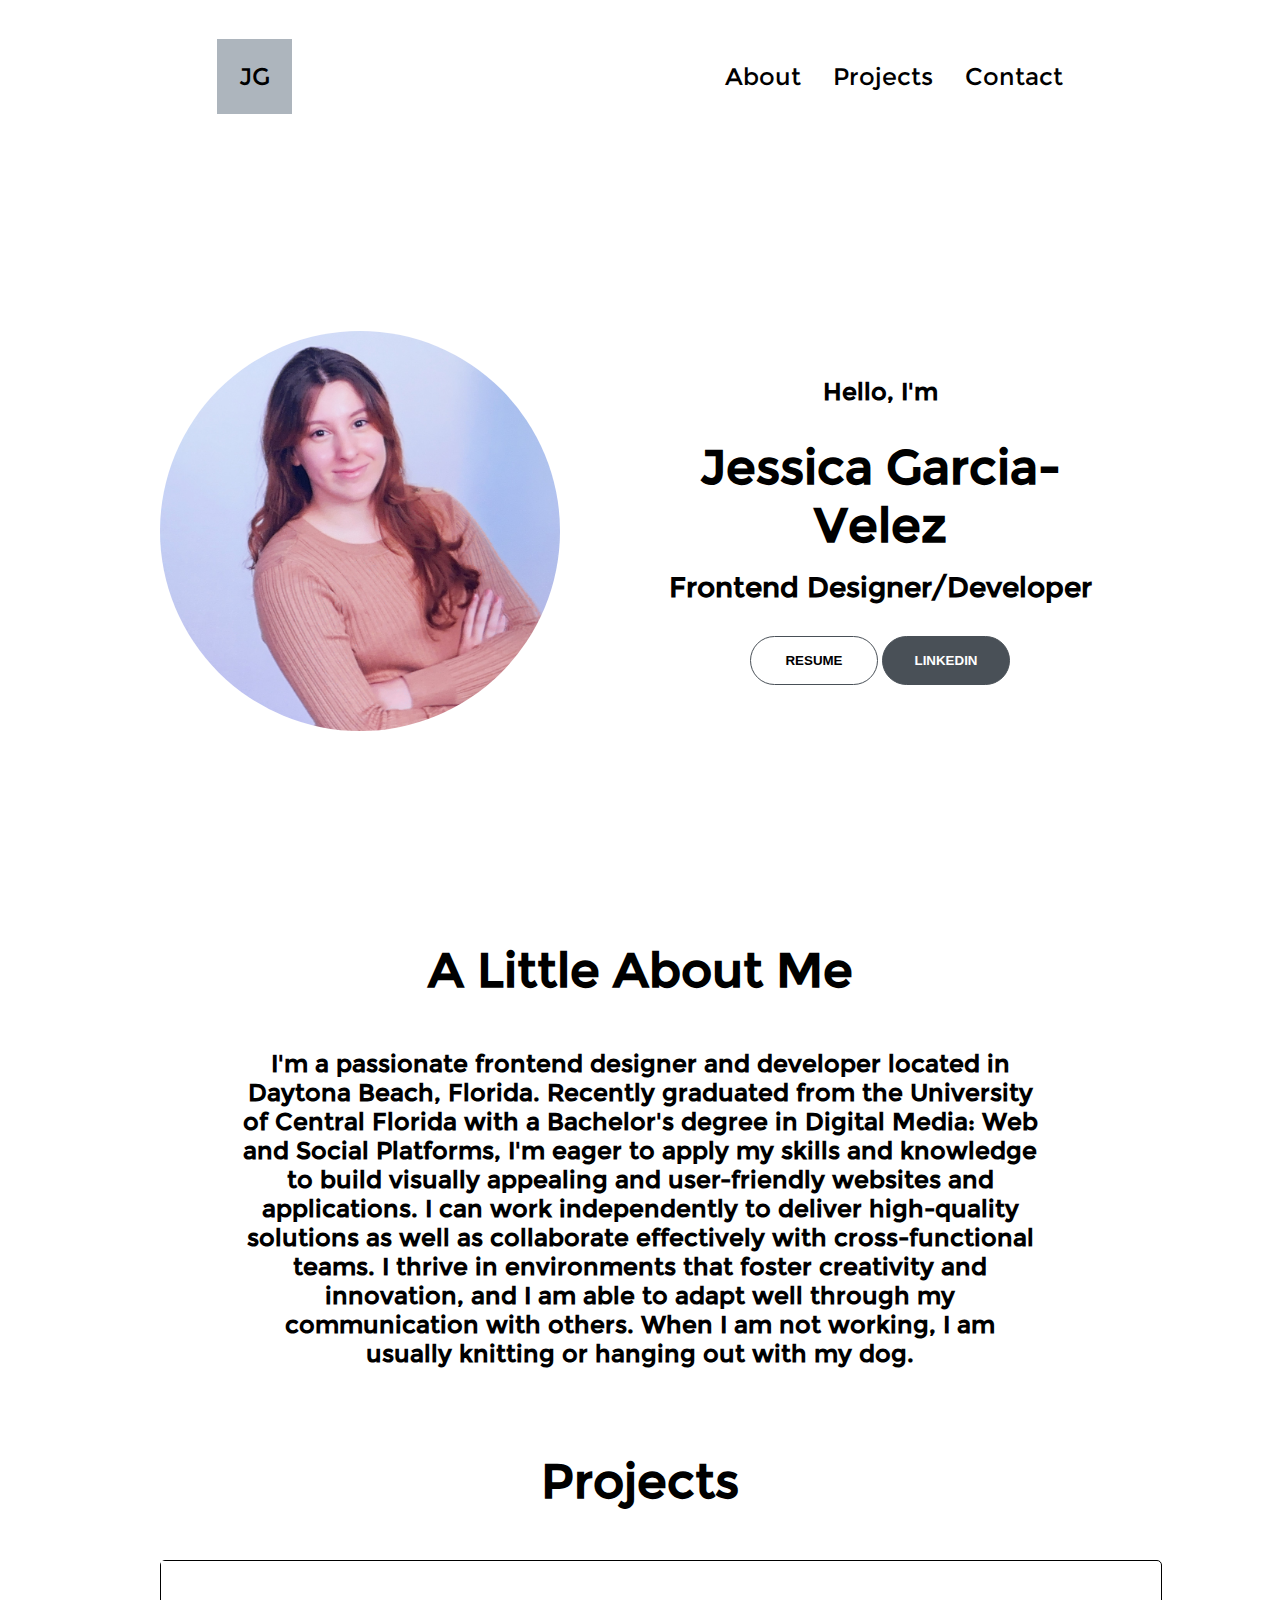
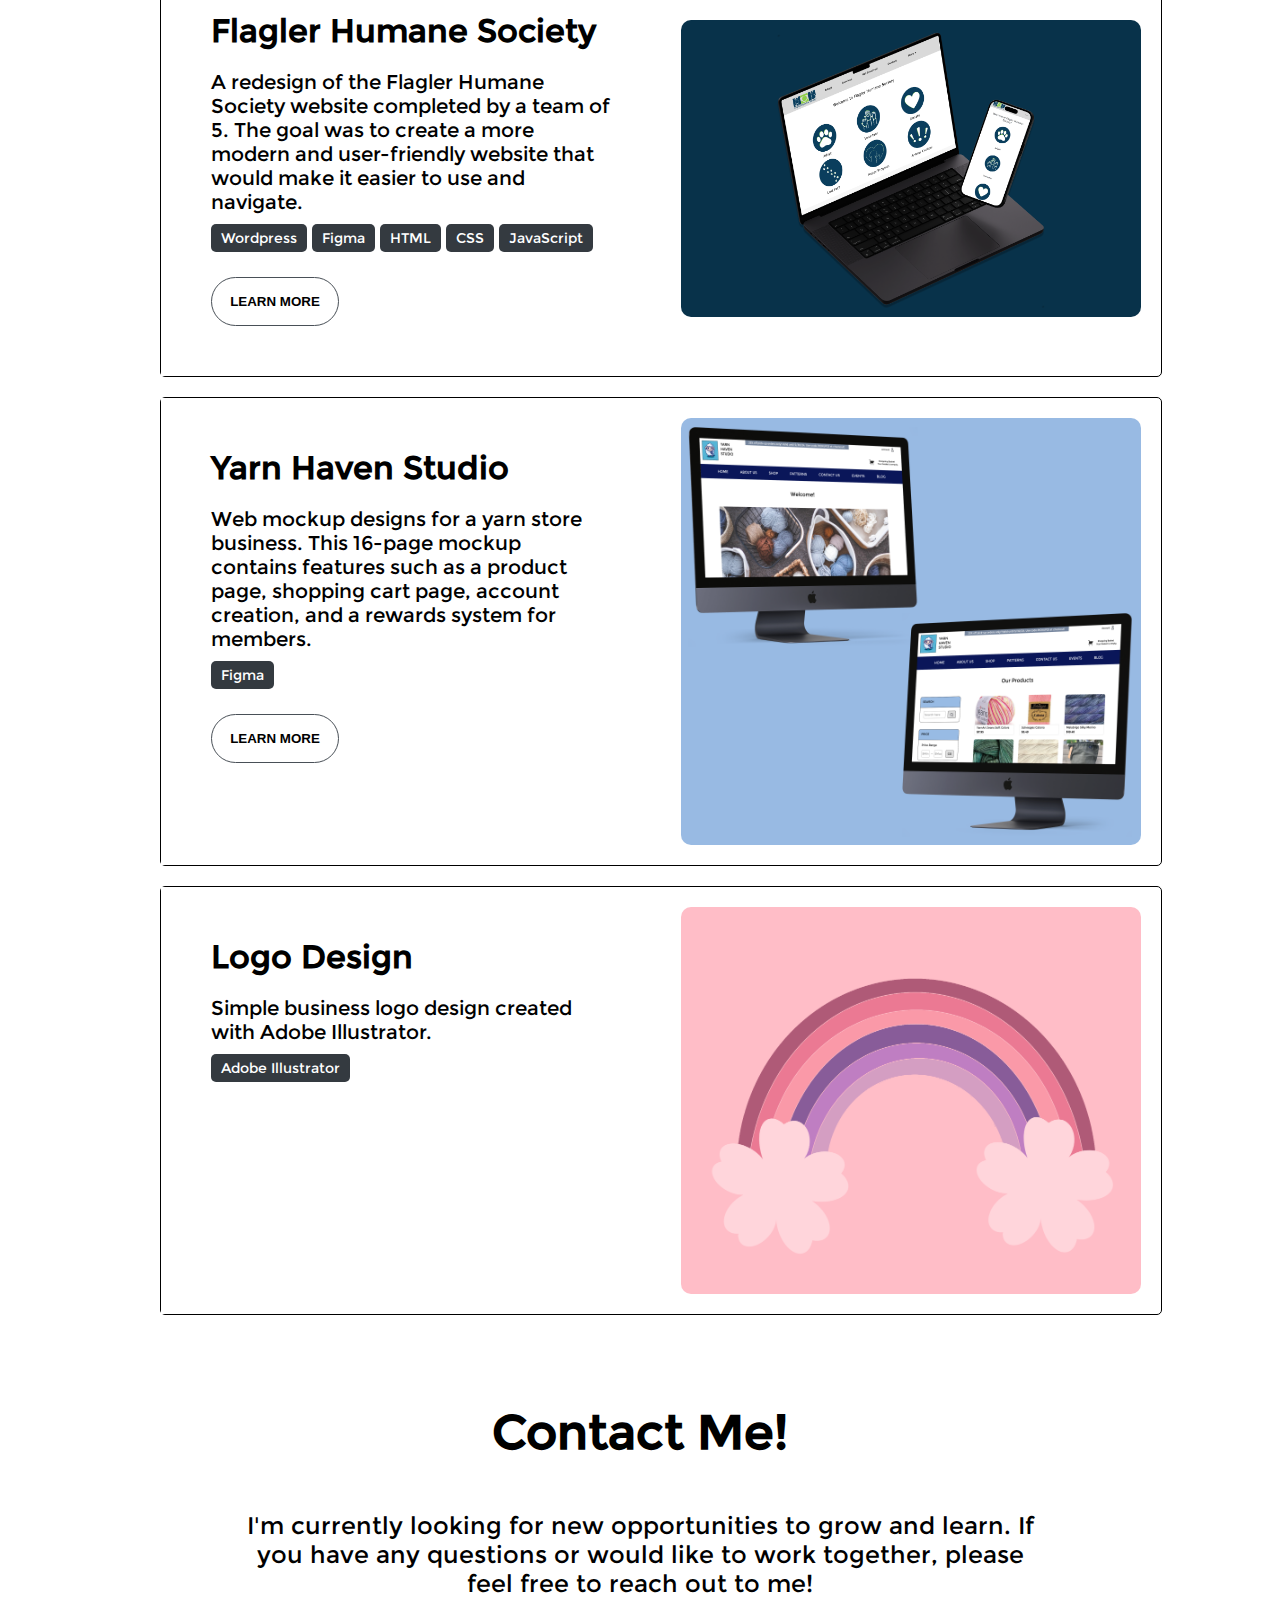
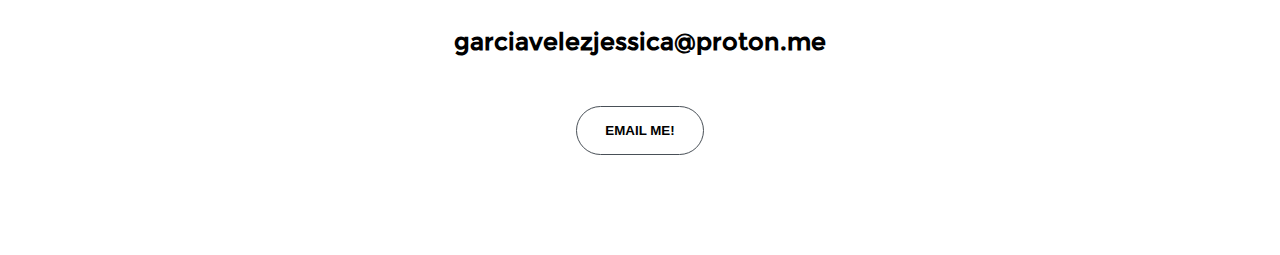
<file: index.html>
<!DOCTYPE html>
<html lang="en">
 <head>
   <link rel="stylesheet" href="style.css">
   <link rel="stylesheet" href="mediaqueries.css">
    <title>My Portfolio</title>
 </head>
<body>
   <header>
      <nav id="desktop-nav">
         <a href="./index.html" class="logo">JG</a>
         <div>
            <ul class="nav-links">
               <li><a href="#about">About</a></li>
               <li><a href="#projects">Projects</a></li>
               <li><a href="#contact">Contact</a></li>
               </ul>
         </div>
      </nav>
      <nav id="hamburger-nav">
         <a href="./index.html" class="logo">JG</a>
         <div class="hamburger-menu">
         <div class="hamburger-icon" onclick="toggleMenu()">
            <span></span>
            <span></span>
            <span></span>
         </div>
         <div class="menu-links">
            <ul>
               <li><a href="#about" onclick="toggleMenu()">About</a></li>
               <li><a href="#projects" onclick="toggleMenu()">Projects</a></li>
               <li><a href="#contact" onclick="toggleMenu()">Contact</a></li>
            </ul>
         </div>
      </div>
      </nav>
   </header>
   <section id="profile">
      <div class="section_pic-container">
         <img class="about-img" src="./imgs/profile-pic.jpg" alt="Jessica Garcia-Velez profile picture">
      </div>
      <div class="section_text">
         <p class="section_text_p1">Hello, I'm</p>
         <h1 class="title">Jessica Garcia-Velez</h1>
         <p class="section_text_p2">Frontend Designer/Developer</p>
         <div class="button_container">
            <button class="button button-color-2" type="button" onclick="window.open('./pdfs/general-resume.pdf')">Resume</button>
            <button class="button button-color-1" type="button" onclick="window.open('http://www.linkedin.com/in/jessica-garcia-velez-711100195/','resizable=yes')">LinkedIn</button>
      </div>
      </div>
      </section>
   <section id="about">
      <h1 class="title">A Little About Me</h1>
      <div class="section-container">
         <div class="section_text">
            <p class="about_text section_text_p1">I'm a passionate frontend designer and developer located in Daytona Beach, Florida. Recently graduated from the University of Central Florida with a Bachelor's degree in Digital Media: Web and Social Platforms, I'm eager to apply my skills and knowledge to build visually appealing and user-friendly websites and applications. I can work independently to deliver high-quality solutions as well as collaborate effectively with cross-functional teams. I thrive in environments that foster creativity and innovation, and I am able to adapt well through my communication with others. When I am not working, I am usually knitting or hanging out with my dog.</p>
      </div>
      </div>
      </section>

   <section id="projects">
      <h1 class="title">Projects</h1>
      <div class="projects-container">
         <div class="single-project-container">
            <div class="project-description">
               <h2 class="project-title">Flagler Humane Society</h2>
               <p class="project-text">A redesign of the Flagler Humane Society website completed by a team of 5. The goal was to create a more modern and user-friendly website that would make it easier to use and navigate.</p>
               <div class="skills-container">
                  <span class="skill">Wordpress</span>
                  <span class="skill">Figma</span>
                  <span class="skill">HTML</span>
                  <span class="skill">CSS</span>
                  <span class="skill">JavaScript</span>
               </div>
                  <button class="button button-color-2" type="button" onclick="window.location.href='./fhs.html'">Learn More</button>
            </div>
            <div class="project-img">
               <img src="./imgs/flagler-mockup.png" alt="Flagler Humane Society Mockup">
            </div>
      </div>
      <div class="single-project-container">
         <div class="project-description">
            <h2 class="project-title">Yarn Haven Studio</h2>
            <p class="project-text">Web mockup designs for a yarn store business. This 16-page mockup contains features such as a product page, shopping cart page, account creation, and a rewards system for members.</p>
            <div class="skills-container">
               <span class="skill">Figma</span>
            </div>
               <button class="button button-color-2" type="button" onclick="window.location.href='./yarnhaven.html'">Learn More</button>
         </div>
         <div class="project-img">
            <img src="./imgs/yarn-haven-mockup.png" alt="Yarn Haven Studio Mockup">
         </div>
   </div>
   <div class="single-project-container">
      <div class="project-description">
         <h2 class="project-title">Logo Design</h2>
         <p class="project-text">Simple business logo design created with Adobe Illustrator.</p>
         <div class="skills-container">
            <span class="skill">Adobe Illustrator</span>
         </div>
      </div>
      <div class="project-img">
         <img src="./imgs/logo-design-2.png" alt="Rainbow Business Logo Design">
      </div>
      </div>
      </div>
      </section>
<section id="contact">
      <h1 class="title">Contact Me!</h1>
      <div class="section-container">
         <div class="section-text">
            <p class="contact-text section_text_p1">I'm currently looking for new opportunities to grow and learn. If you have any questions or would like to work together, please feel free to reach out to me!<br><br><b>garciavelezjessica@proton.me</b></p>
            <div class="contact-links">
                  <button class="button button-color-2" type="button" onclick="window.location.href='mailto:garciavelezjessica@proton.me'">Email Me!</button>
            </div>
         </div>
      </div>
   </section>

      <script src="script.js"></script>
 </body>
</html>
</file>
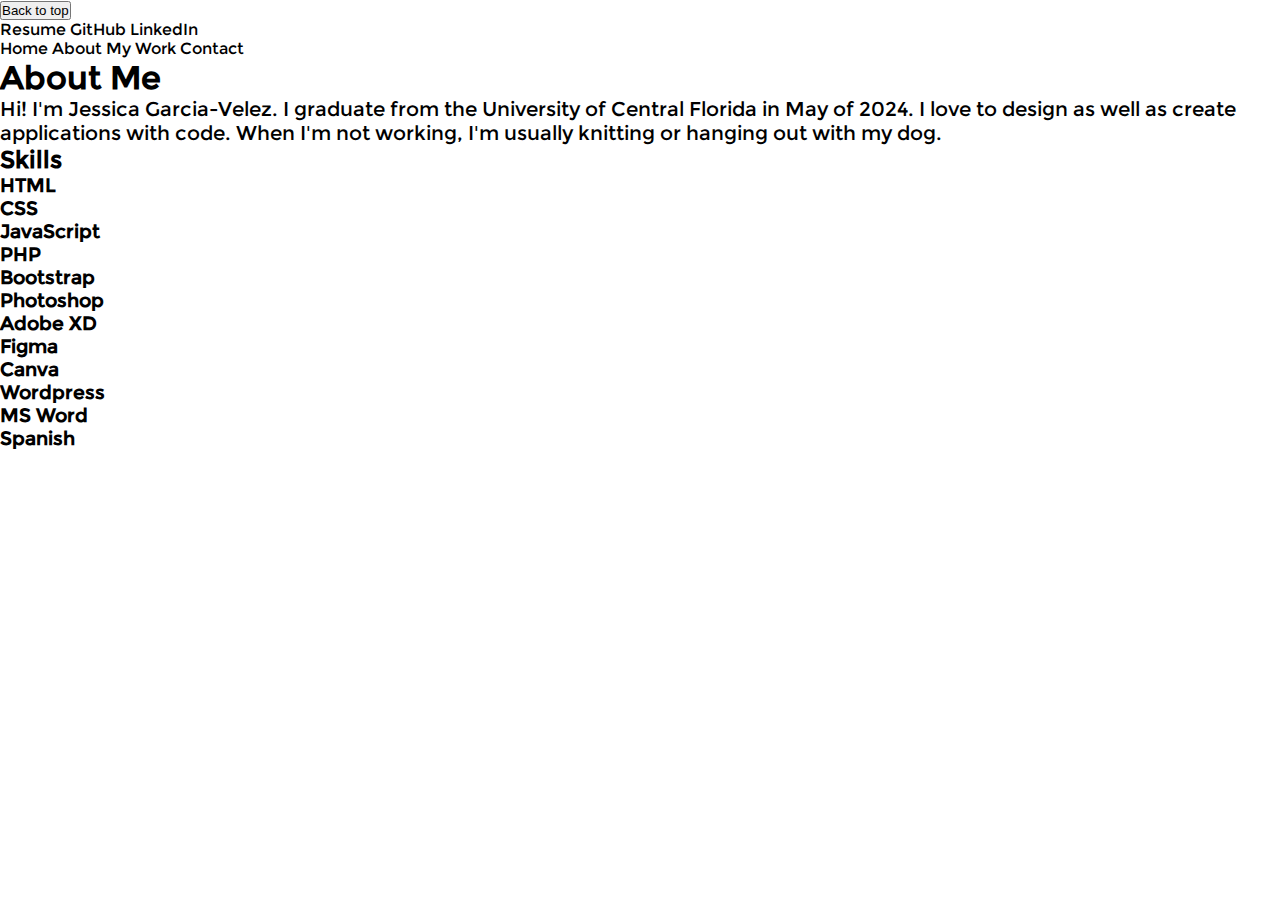
<file: about.html>
<!DOCTYPE html>
<html lang="en">
 <head>
    <link rel="stylesheet" href="style.css">
    <title>My Portfolio</title>
 </head>
<body>
   <button type="button" onclick="topFunction()" id="myBtn" title="Go to top">Back to top</button>
   <header>
      <div class="link-container">
         <div class="resume-link">
            <a href="./pdfs/jessica-garcia-velez-resume.pdf" target="_blank" class="left-link">Resume</a>
            <a href="https://github.com/garciavelezj" target="_blank" class="left-link">GitHub</a>
            <a href="https://www.linkedin.com/in/jessica-garcia-velez-711100195/" target="_blank" class="left-link">LinkedIn</a>
         </div>
         <div class="main-links">
            <a href="index.html" class="right-link">Home</a>
            <a href="about.html" class="right-link">About</a>
            <a href="mywork.html" class="right-link">My Work</a>
            <a href="contact.html" class="right-link">Contact</a>
         </div>
      </div>
   </header>
      <h1 id="about">About Me</h1>
      <div class="about-div">
        <p>Hi! I'm <span>Jessica Garcia-Velez</span>. I graduate from the University of Central Florida in May of 2024. I love to design as well as create applications with code. When I'm not working, I'm usually knitting or hanging out with my dog.</p>
      </div>
      <h2>Skills</h2>
      <div class="grid-container">
         <div class="grid-item">
            <h3>HTML</h3>
         </div>
         <div class="grid-item">
            <h3>CSS</h3>
         </div>
         <div class="grid-item">
            <h3>JavaScript</h3>
         </div>
         <div class="grid-item">
            <h3>PHP</h3>
         </div>
         <div class="grid-item">
            <h3>Bootstrap</h3>
         </div>
         <div class="grid-item">
            <h3>Photoshop</h3>
         </div>
         <div class="grid-item">
            <h3>Adobe XD</h3>
         </div>
         <div class="grid-item">
            <h3>Figma</h3>
         </div>
         <div class="grid-item">
            <h3>Canva</h3>
         </div>
         <div class="grid-item">
            <h3>Wordpress</h3>
         </div>
         <div class="grid-item">
            <h3>MS Word</h3>
         </div>
         <div class="grid-item">
            <h3>Spanish</h3>
         </div>
      </div>
      <script src="script.js"></script>
 </body>
</html>
</file>
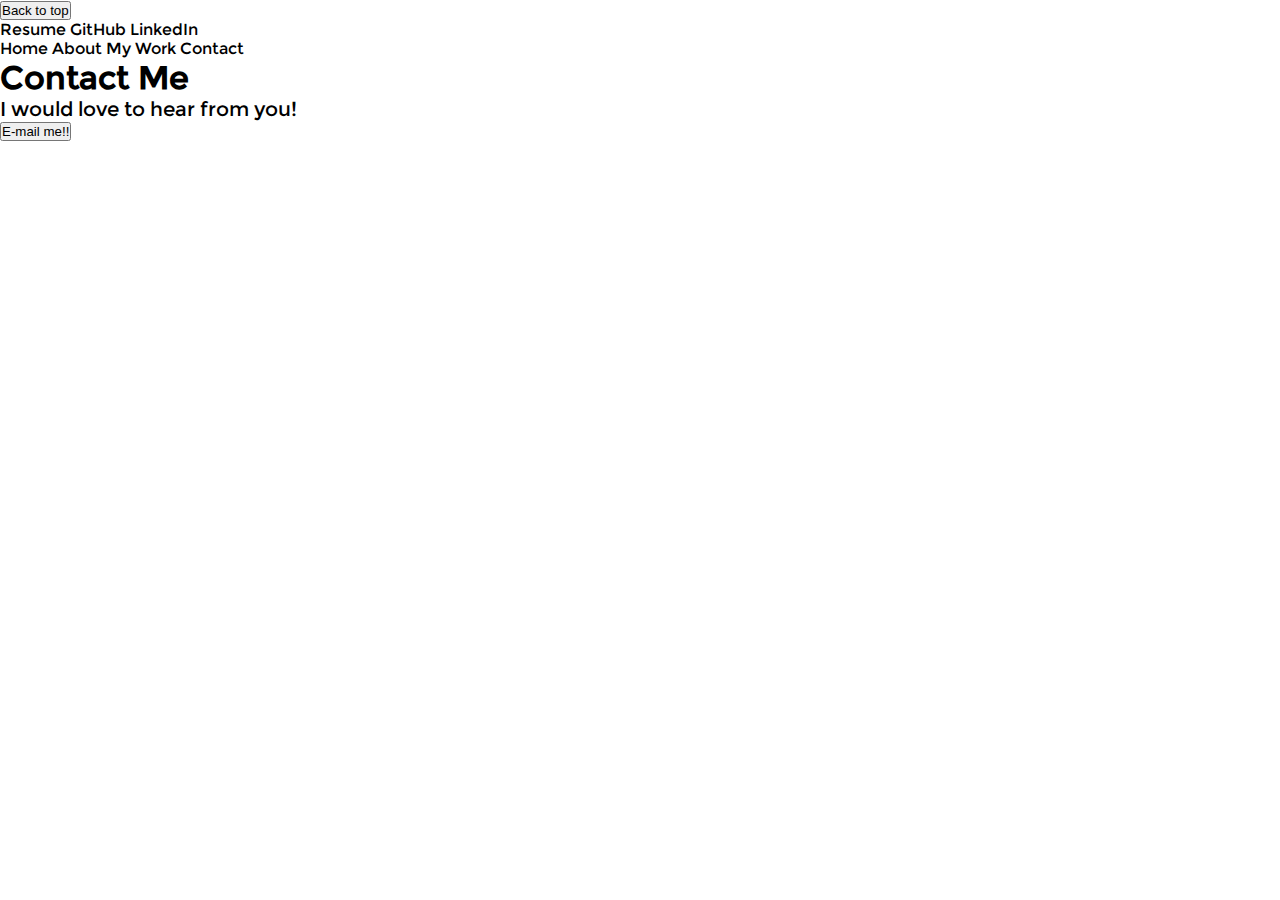
<file: contact.html>
<!DOCTYPE html>
<html lang="en">
 <head>
    <link rel="stylesheet" href="style.css">
    <title>My Portfolio</title>
 </head>
<body>
   <button type="button" onclick="topFunction()" id="myBtn" title="Go to top">Back to top</button>
   <header>
      <div class="link-container">
         <div class="resume-link">
            <a href="/pdfs/jessica-garcia-velez-resume.pdf" target="_blank" class="left-link">Resume</a>
            <a href="https://github.com/garciavelezj" target="_blank" class="left-link">GitHub</a>
            <a href="https://www.linkedin.com/in/jessica-garcia-velez-711100195/" target="_blank" class="left-link">LinkedIn</a>
         </div>
         <div class="main-links">
            <a href="index.html" class="right-link">Home</a>
            <a href="about.html" class="right-link">About</a>
            <a href="mywork.html" class="right-link">My Work</a>
            <a href="contact.html" class="right-link">Contact</a>
         </div>
      </div>
   </header>
      <h1 id="contact">Contact Me</h1>
      <div class="contact-div">
         <p>I would love to hear from you!</p>
      </div>
      <div class="form-container">
         <form action="mailto:garciavelezjessica@gmail.com" method="post" enctype="text/plain">
            <button type="submit" value="Submit" class="my-buttons">E-mail me!!</button>
         </form>
      </div>
      <script src="script.js"></script>
 </body>
</html>
</file>
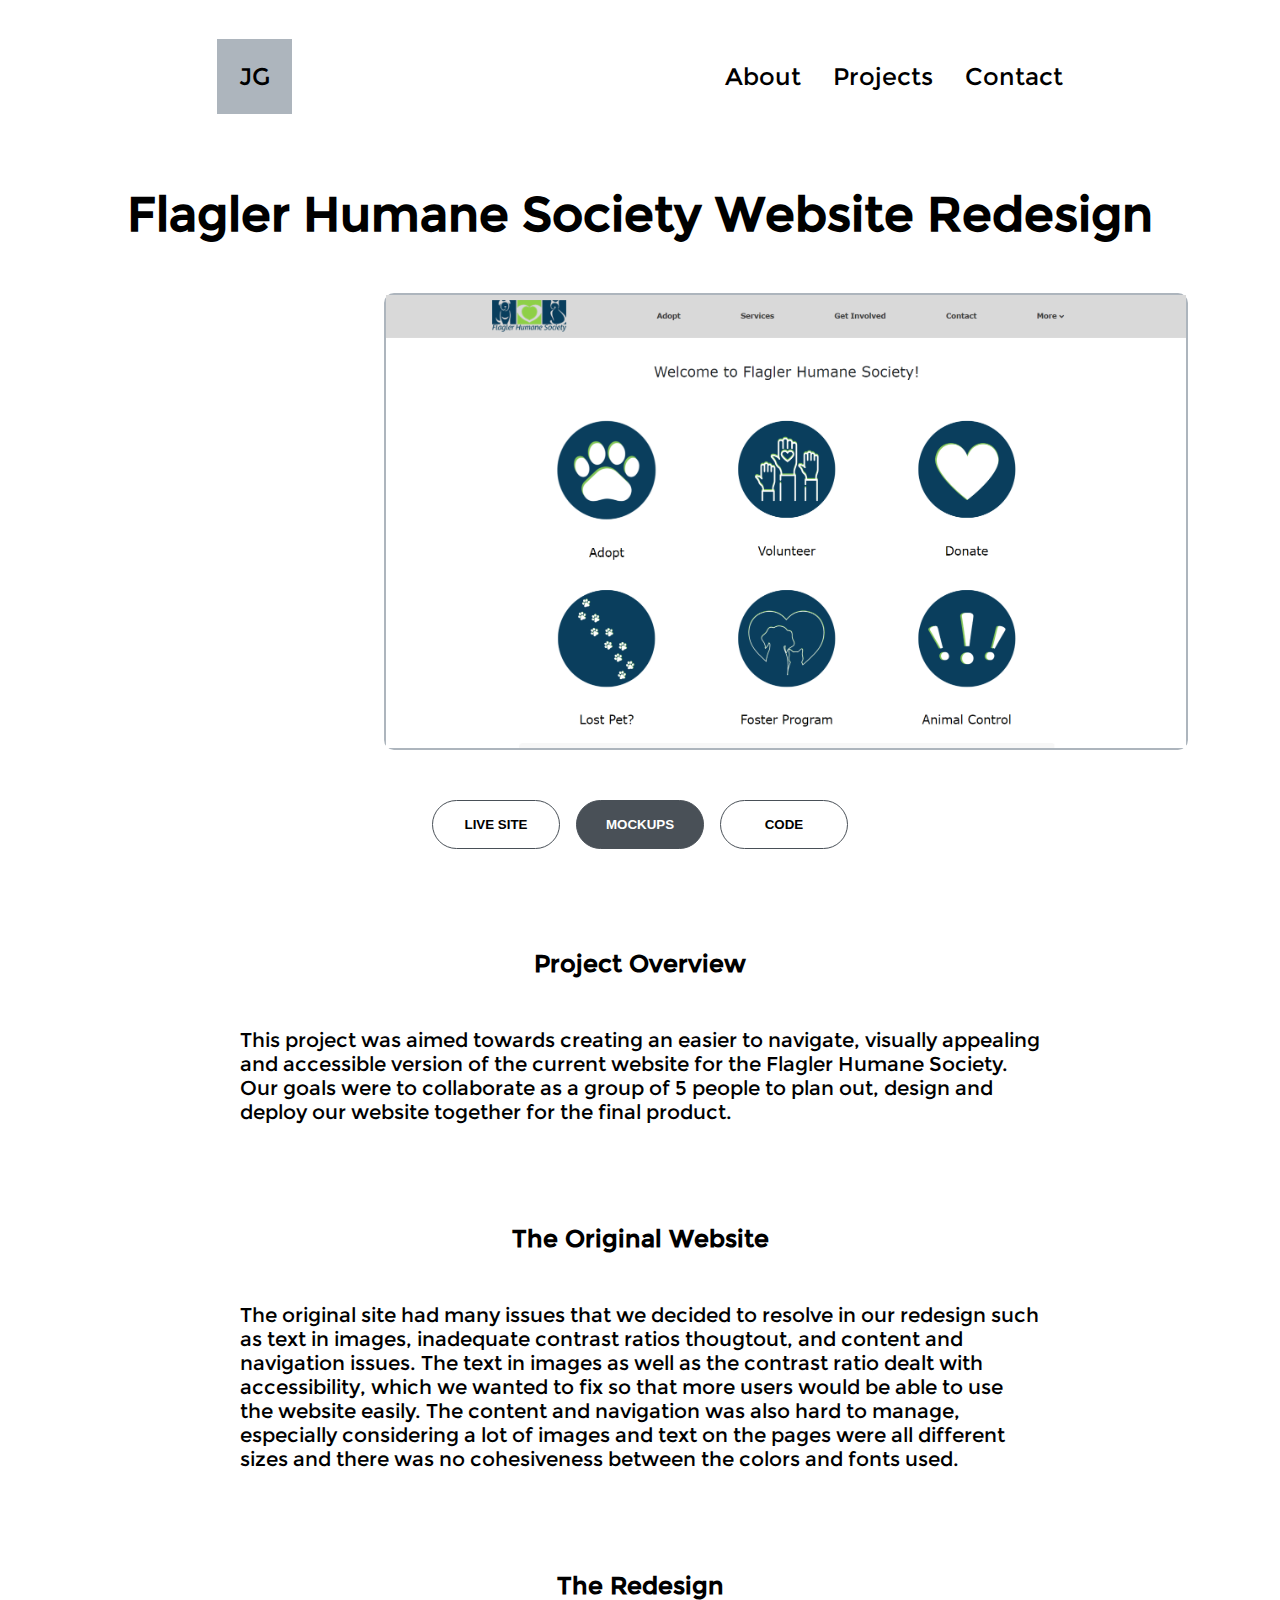
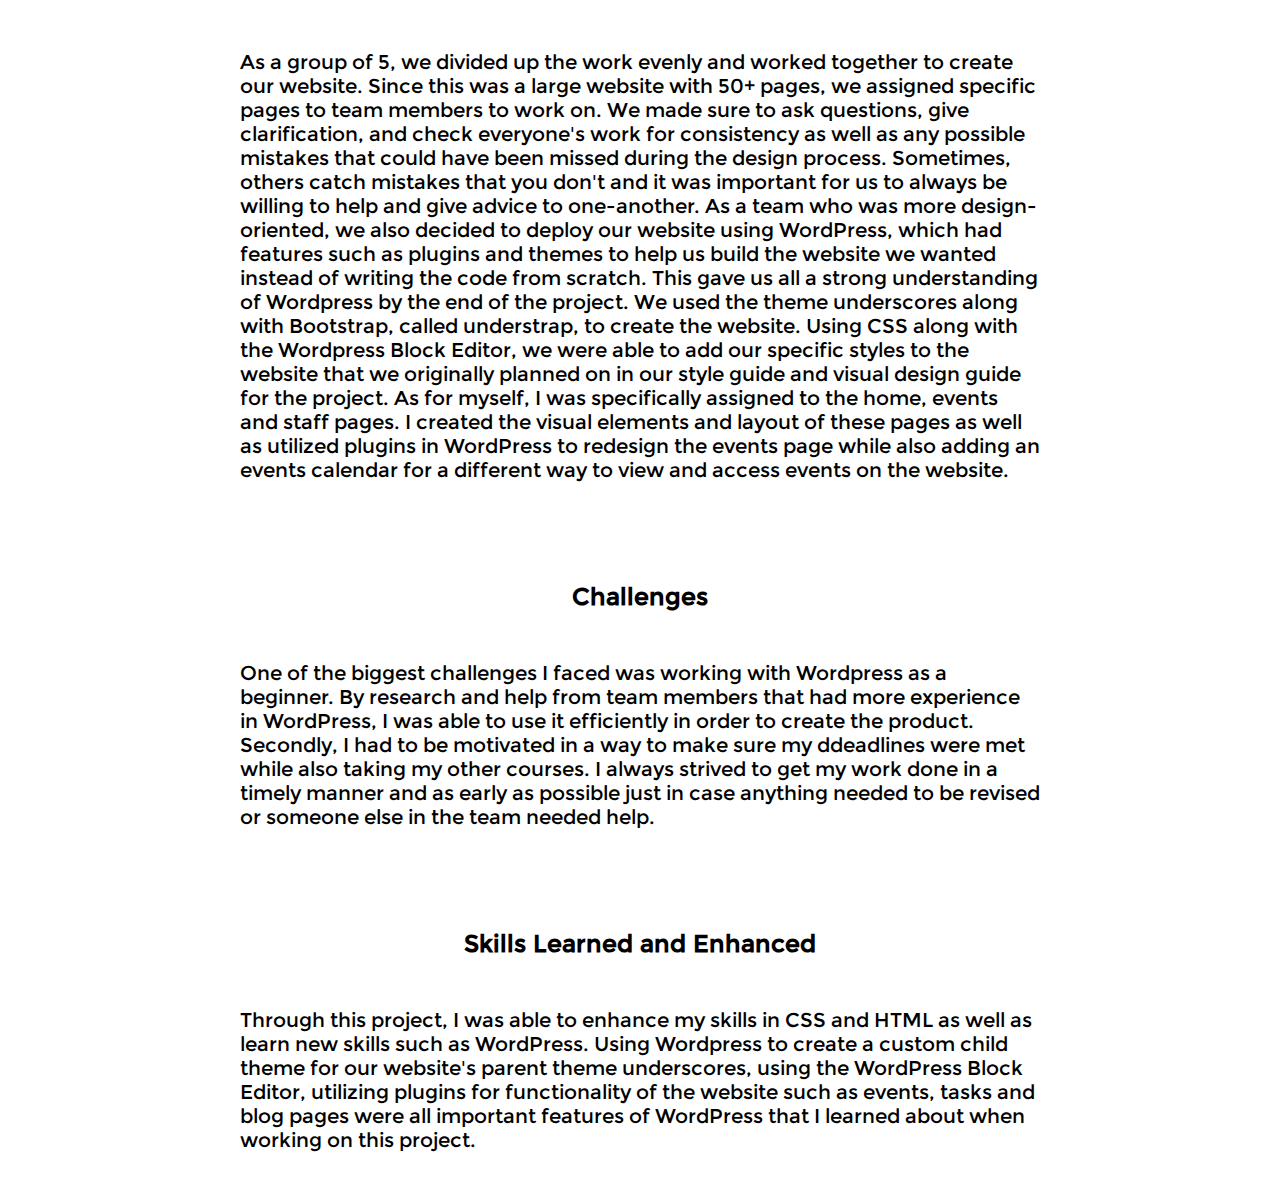
<file: fhs.html>
<!DOCTYPE html>
<html lang="en">
 <head>
    <link rel="stylesheet" href="style.css">
    <title>FHS Project Page</title>
 </head>
<body class="fhs-body">
   <header>
   <nav id="desktop-nav">
      <a href="./index.html" class="logo">JG</a>
      <div>
         <ul class="nav-links">
            <li><a href="./index.html">About</a></li>
            <li><a href="./index.html">Projects</a></li>
            <li><a href="./index.html">Contact</a></li>
            </ul>
      </div>
   </nav>
   <nav id="hamburger-nav">
      <a href="./index.html" class="logo">JG</a>
      <div class="hamburger-menu">
      <div class="hamburger-icon" onclick="toggleMenu()">
         <span></span>
         <span></span>
         <span></span>
      </div>
      <div class="menu-links">
         <ul>
            <li><a href="#about" onclick="toggleMenu()">About</a></li>
            <li><a href="#projects" onclick="toggleMenu()">Projects</a></li>
            <li><a href="#contact" onclick="toggleMenu()">Contact</a></li>
         </ul>
      </div>
   </div>
   </nav>
</header>
<h1 class="title">Flagler Humane Society Website Redesign</h1>
<div class="slider-container">
   <div class="images">
      <img src="./imgs/fhs.png" alt="Flagler Humane Society Homepage" class="image-item">
      <img src="./imgs/fhs-adoptbestfriend.png" alt="Flagler Humane Society Adopt Information Page" class="image-item">
      <img src="./imgs/fhs-featured-pets.png" alt="Flagler Humane Society Featured Pets Page" class="image-item">
      <img src="./imgs/fhs-adoptpage.png" alt="Flagler Humane Society Adoption Page Dogs" class="image-item">
      <img src="./imgs/fhs-charlie.png" alt="Flagler Humane Society Pet Profile Page Charlie" class="image-item">
      <img src="./imgs/fhs-events.png" alt="Flagler Humane Society Events Page" class="image-item">
      <img src="./imgs/fhs-tasks.png" alt="Flagler Humane Society Task List Page" class="image-item">
   </div>
   </div>
<div class="button-container">
   <button class="button button-color-2" type="button" onclick="window.open('https://fhs.7243.net')">Live Site</button>
   <button class="button button-color-1" type="button" onclick="window.open('https://www.figma.com/design/9250tgmninRgjhK5B6Bxb6/Flagler-Humane-Society-HiFi-Prototype-(For-Sharing)?node-id=269%3A8794&t=O3eDzxxqqRLpoDvb-1')">Mockups</button>
   <button class="button button-color-2" type="button" onclick="window.open('https://github.com/tammiehelmick/understrap-child')">Code</button>
</div>
<h2 class="project-step-title">Project Overview</h2>
<div class="project-step">
   <p>This project was aimed towards creating an easier to navigate, visually appealing and accessible version of the current website for the Flagler Humane Society. Our goals were to collaborate as a group of 5 people to plan out, design and deploy our website together for the final product.</p>
</div>
<h2 class="project-step-title">The Original Website</h2>
<div class="project-step">
   <p>The original site had many issues that we decided to resolve in our redesign such as text in images, inadequate contrast ratios thougtout, and content and navigation issues. The text in images as well as the contrast ratio dealt with accessibility, which we wanted to fix so that more users would be able to use the website easily. The content and navigation was also hard to manage, especially considering a lot of images and text on the pages were all different sizes and there was no cohesiveness between the colors and fonts used.</p>
</div>
<h2 class="project-step-title">The Redesign</h2>
<div class="project-step">
   <p>As a group of 5, we divided up the work evenly and worked together to create our website. Since this was a large website with 50+ pages, we assigned specific pages to team members to work on. We made sure to ask questions, give clarification, and check everyone's work for consistency as well as any possible mistakes that could have been missed during the design process. Sometimes, others catch mistakes that you don't and it was important for us to always be willing to help and give advice to one-another. As a team who was more design-oriented, we also decided to deploy our website using WordPress, which had features such as plugins and themes to help us build the website we wanted instead of writing the code from scratch. This gave us all a strong understanding of Wordpress by the end of the project. We used the theme underscores along with Bootstrap, called understrap, to create the website. Using CSS along with the Wordpress Block Editor, we were able to add our specific styles to the website that we originally planned on in our style guide and visual design guide for the project. As for myself, I was specifically assigned to the home, events and staff pages. I created the visual elements and layout of these pages as well as utilized plugins in WordPress to redesign the events page while also adding an events calendar for a different way to view and access events on the website.</p>
        </div>
        <h2 class="project-step-title">Challenges</h2>
        <div class="project-step">
           <p>One of the biggest challenges I faced was working with Wordpress as a beginner. By research and help from team members that had more experience in WordPress, I was able to use it efficiently in order to create the product. Secondly, I had to be motivated in a way to make sure my ddeadlines were met while also taking my other courses. I always strived to get my work done in a timely manner and as early as possible just in case anything needed to be revised or someone else in the team needed help.</p>
         </div>
         <h2 class="project-step-title">Skills Learned and Enhanced</h2>
         <div class="project-step">
            <p>Through this project, I was able to enhance my skills in CSS and HTML as well as learn new skills such as WordPress. Using Wordpress to create a custom child theme for our website's parent theme underscores, using the WordPress Block Editor, utilizing plugins for functionality of the website such as events, tasks and blog pages were all important features of WordPress that I learned about when working on this project.</p>
         </body>
</html>
</file>
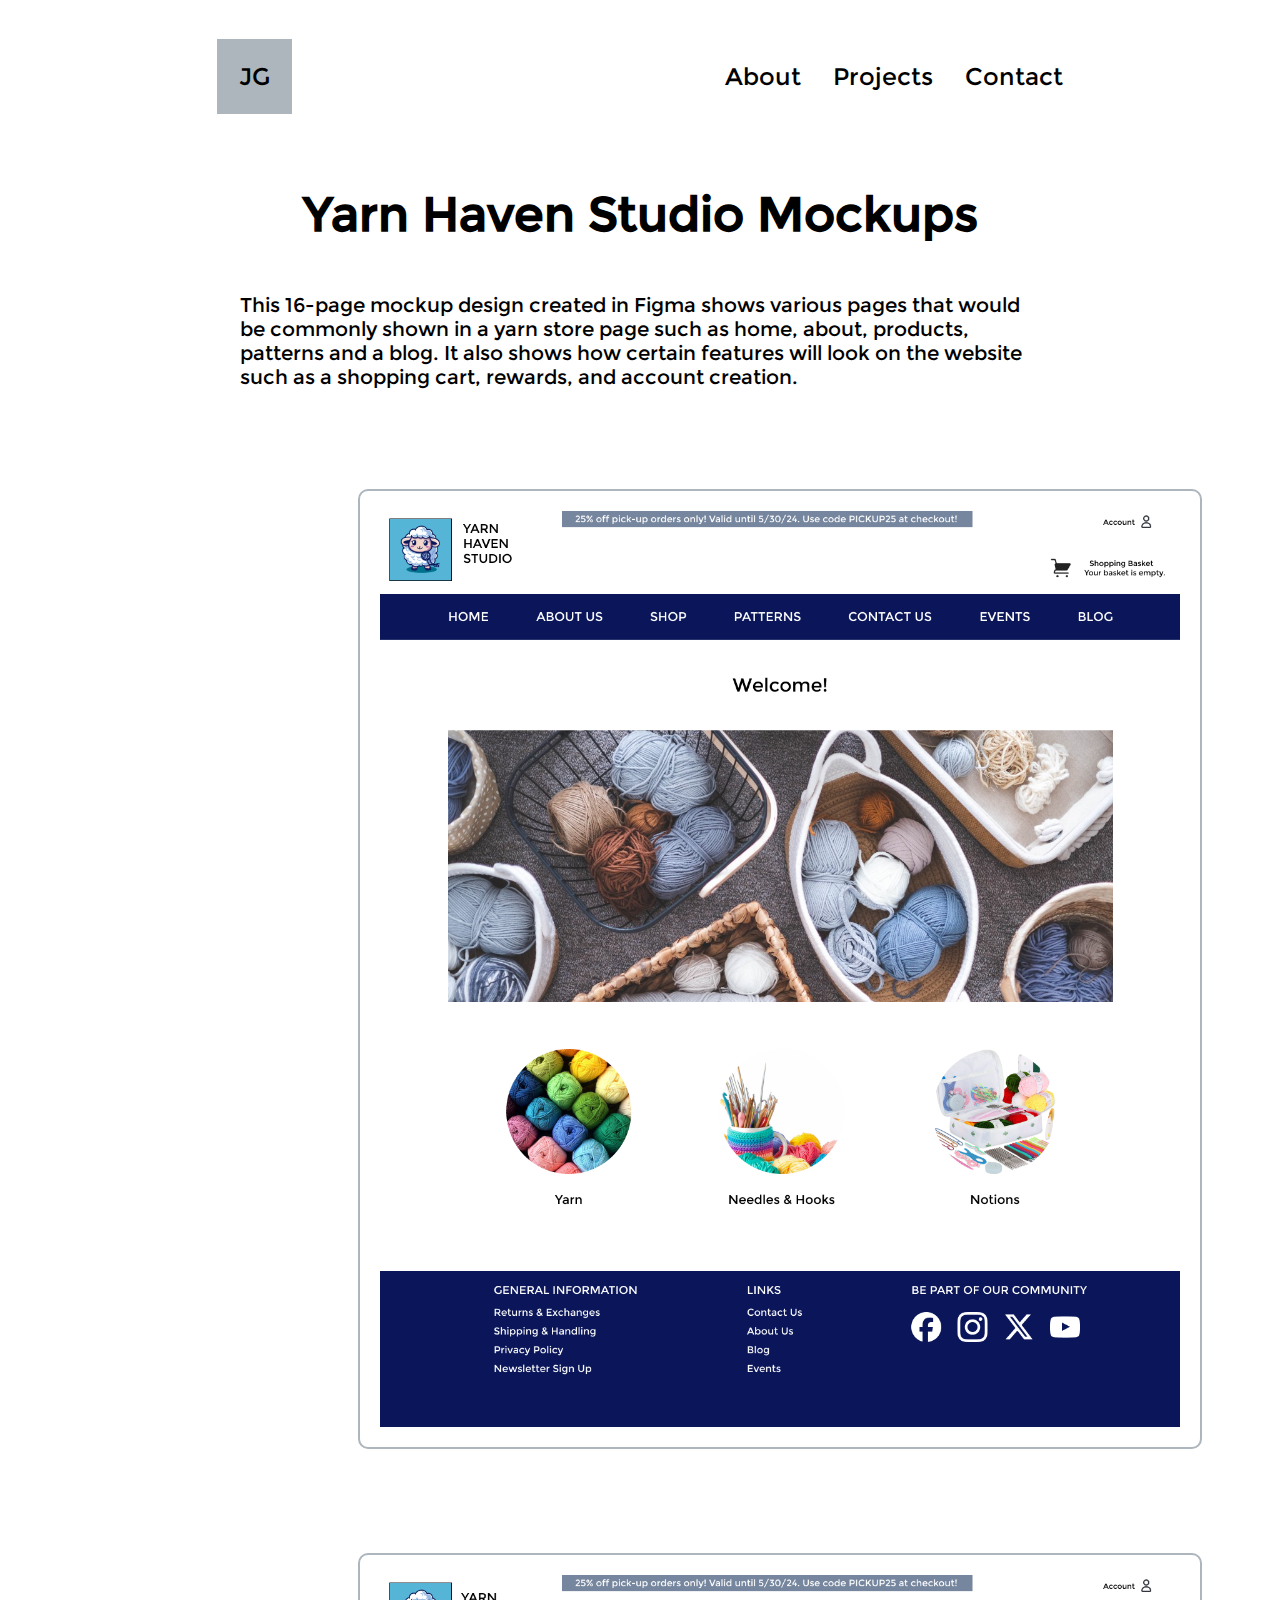
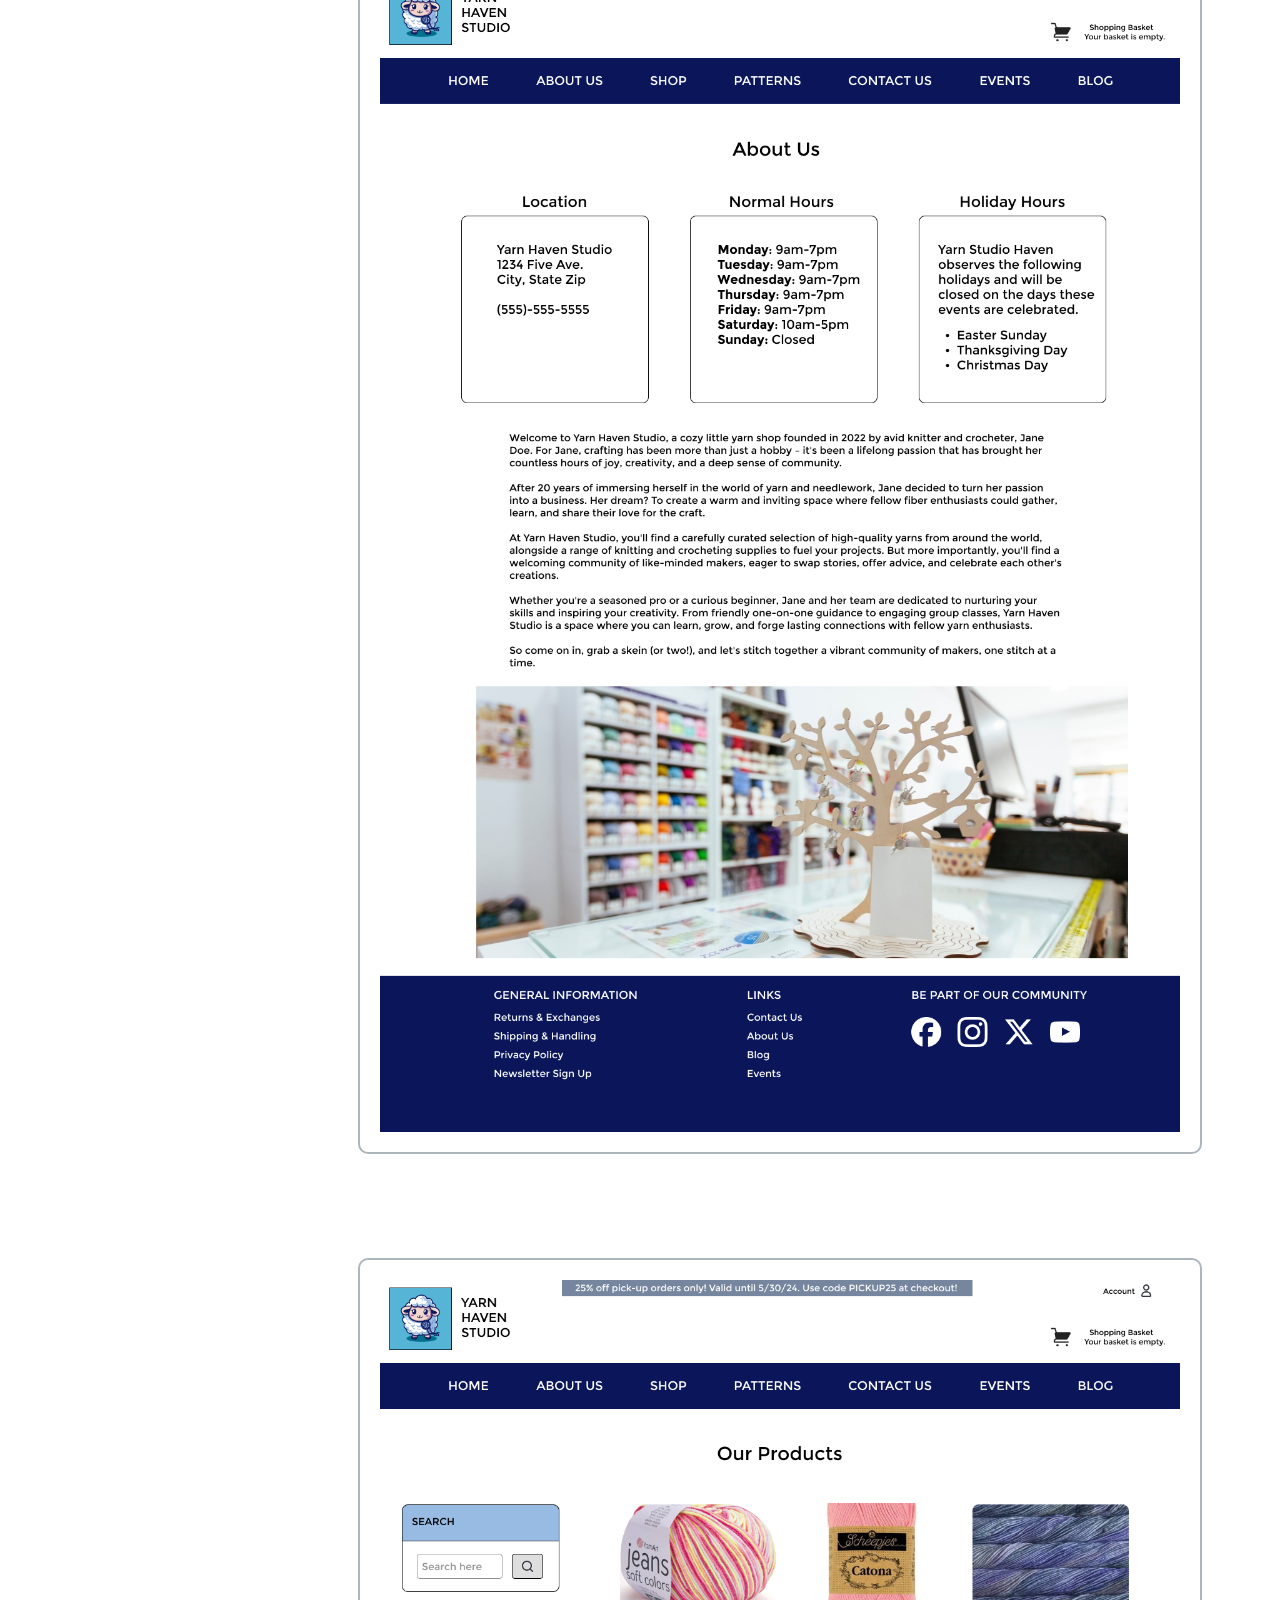
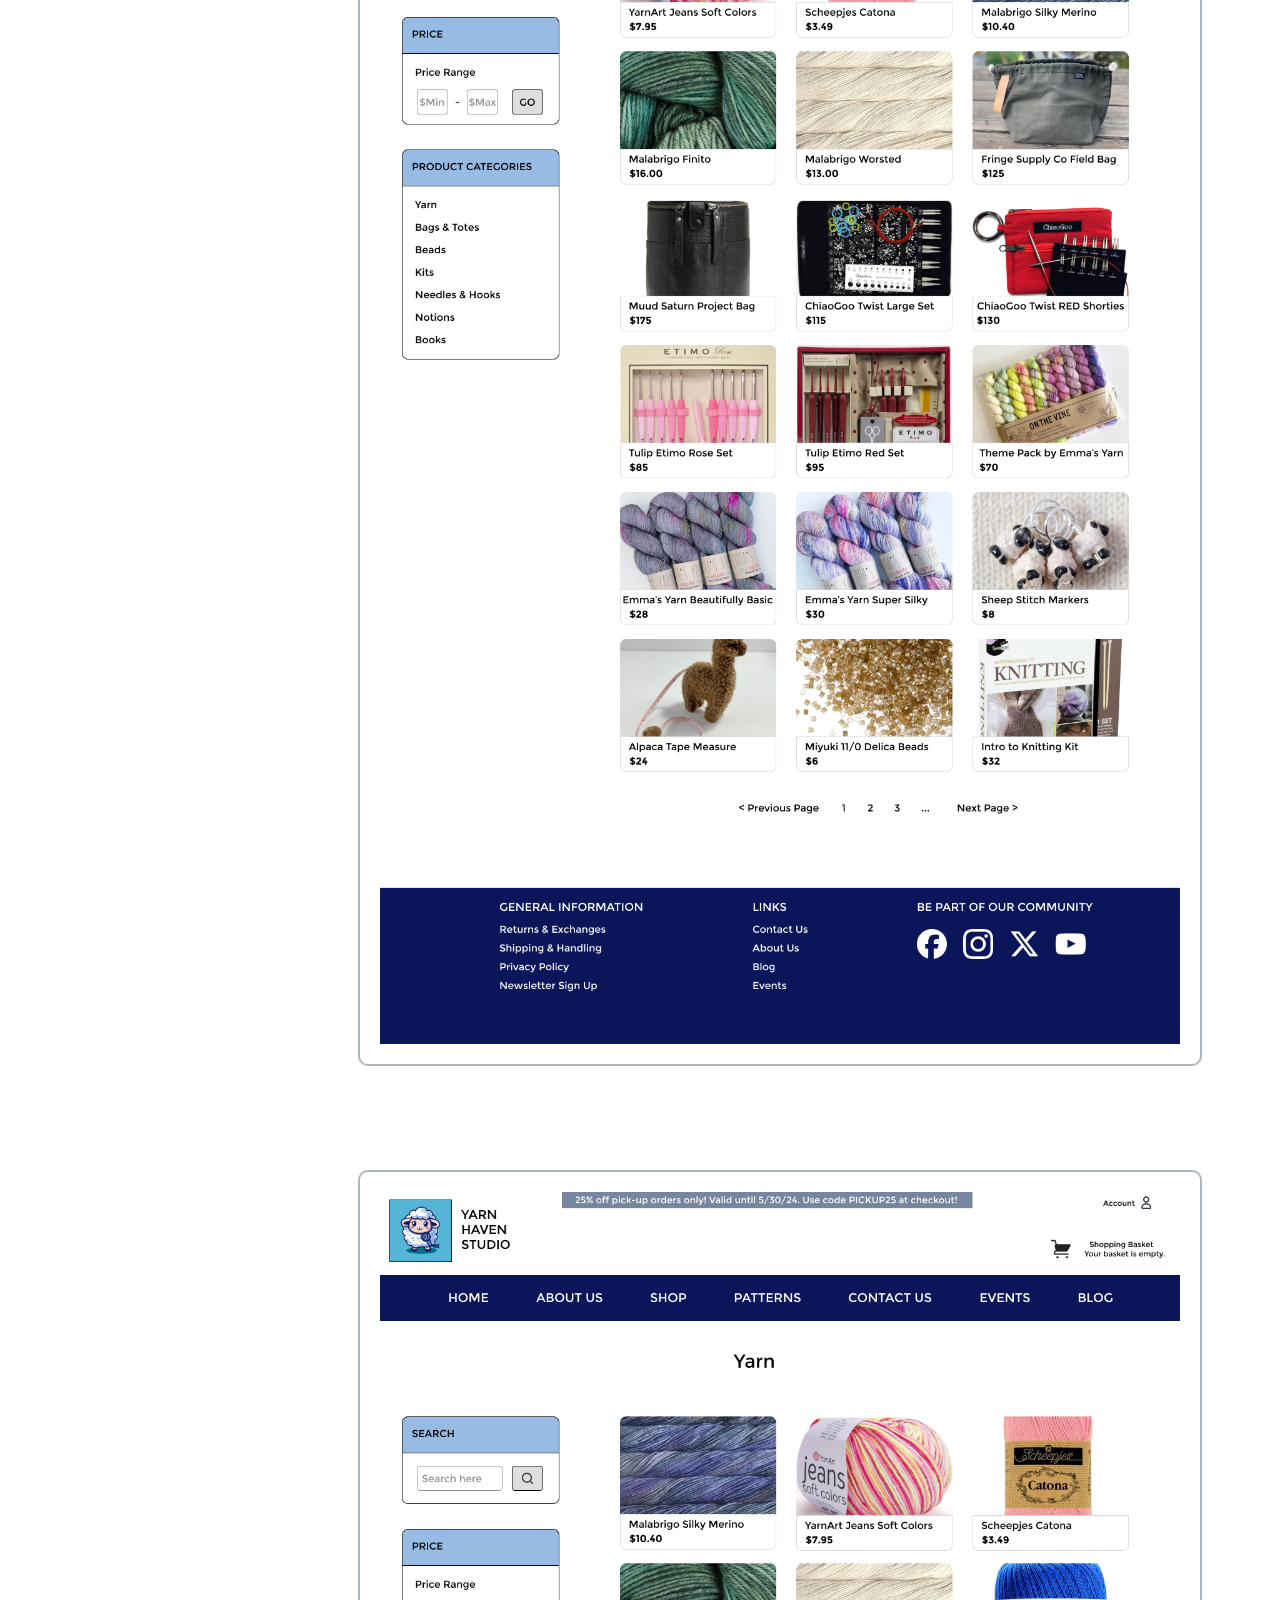
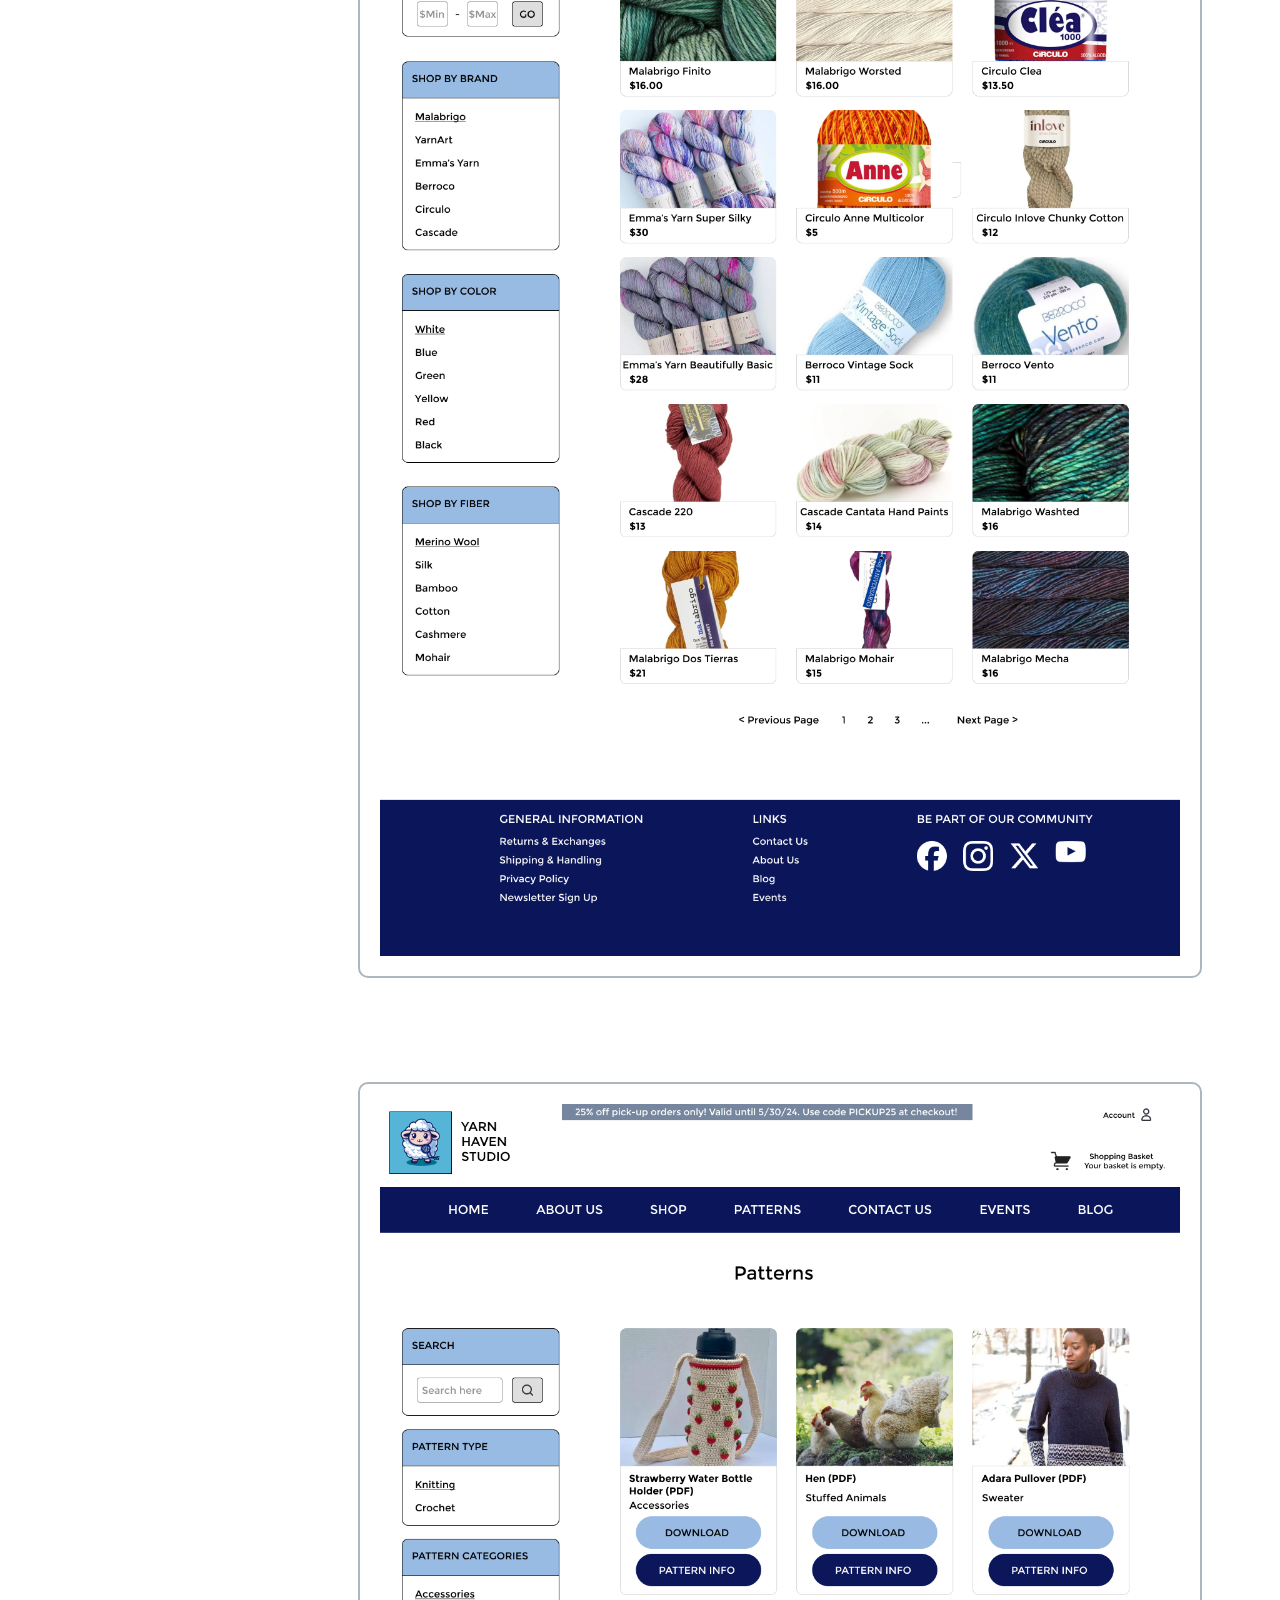
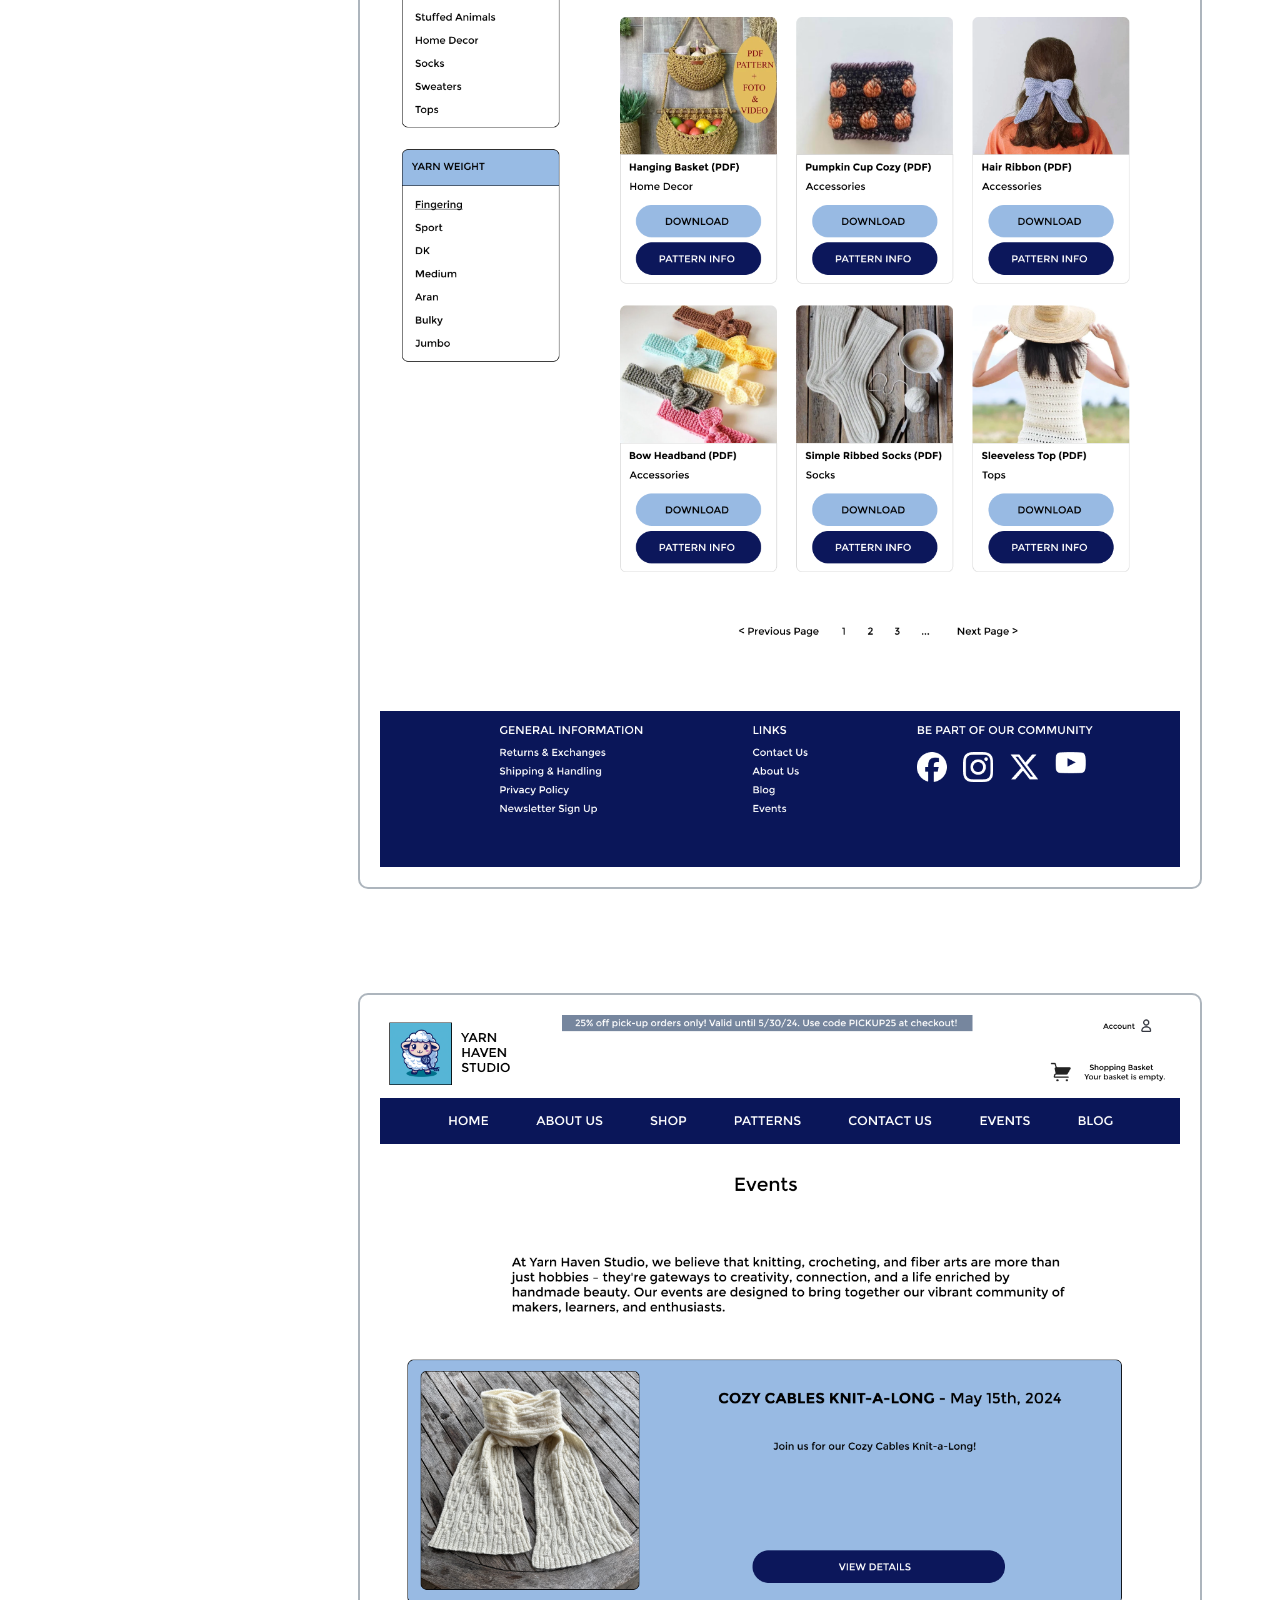
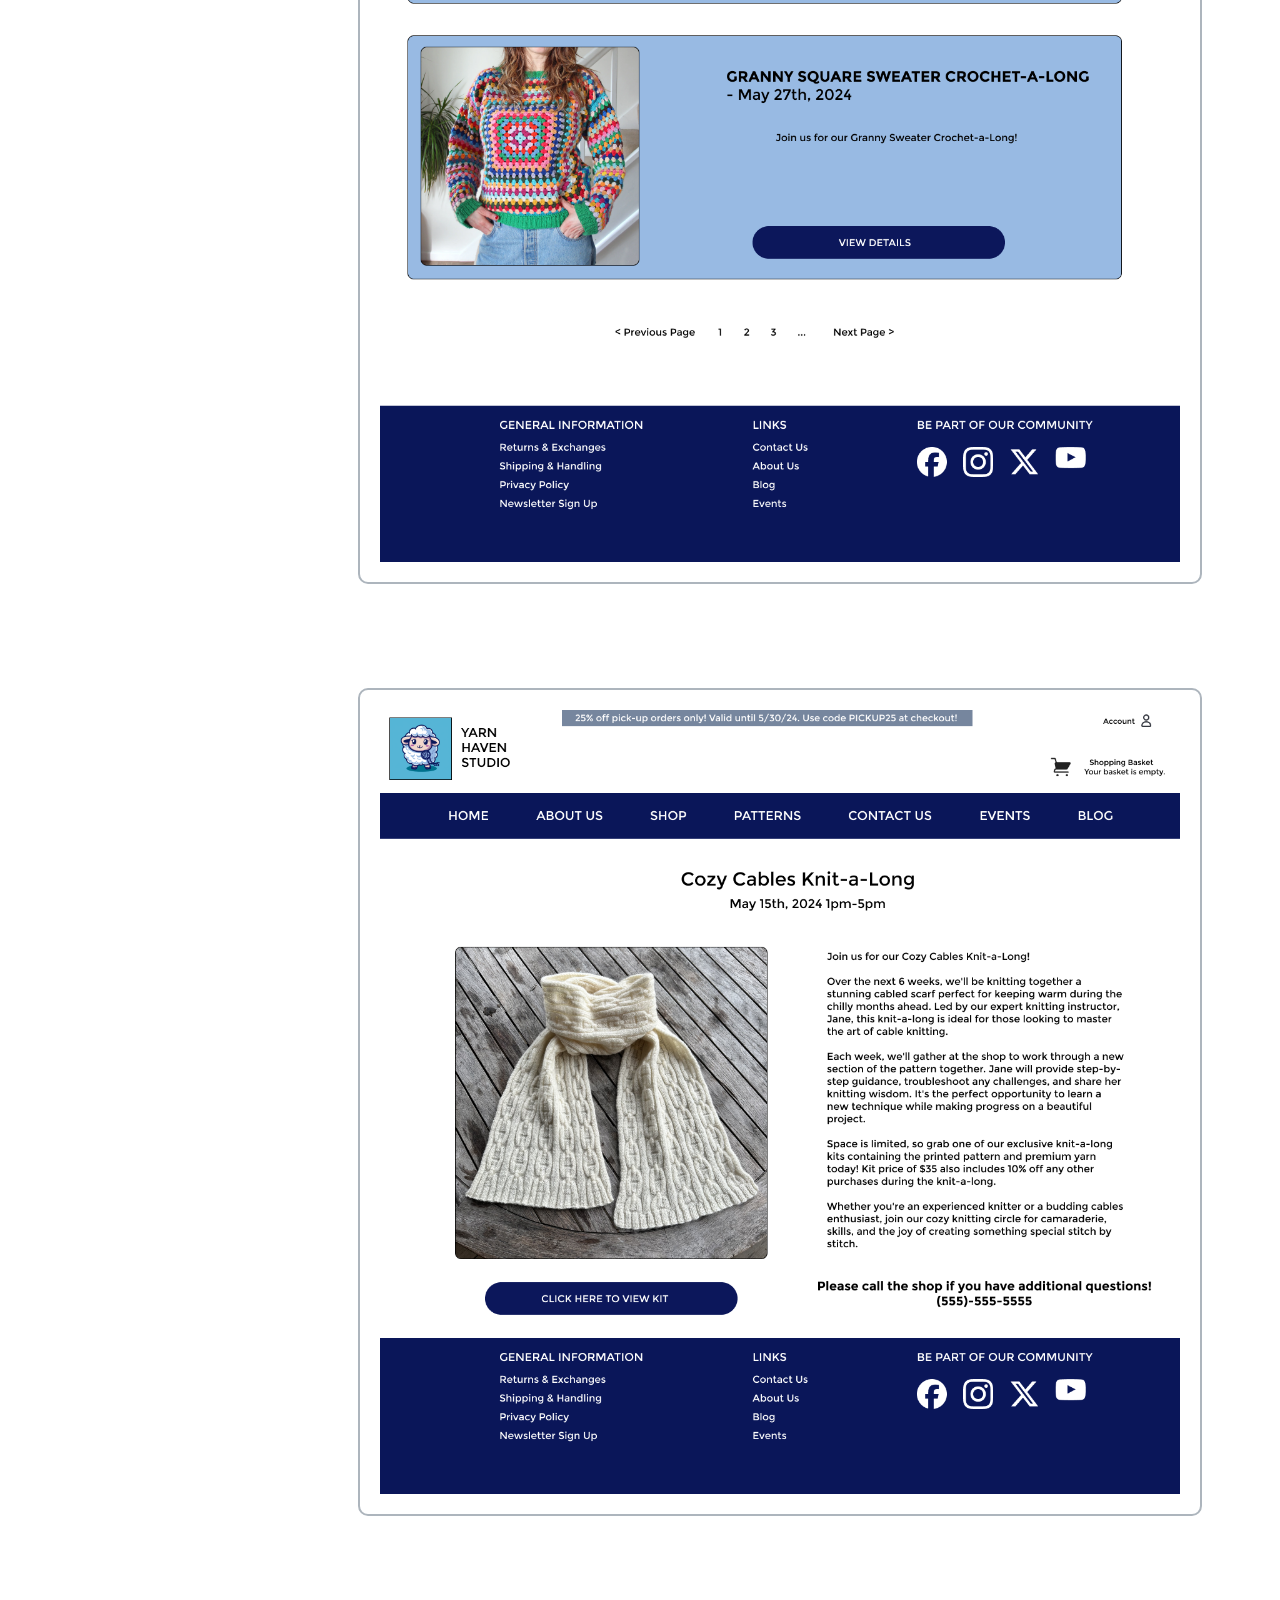
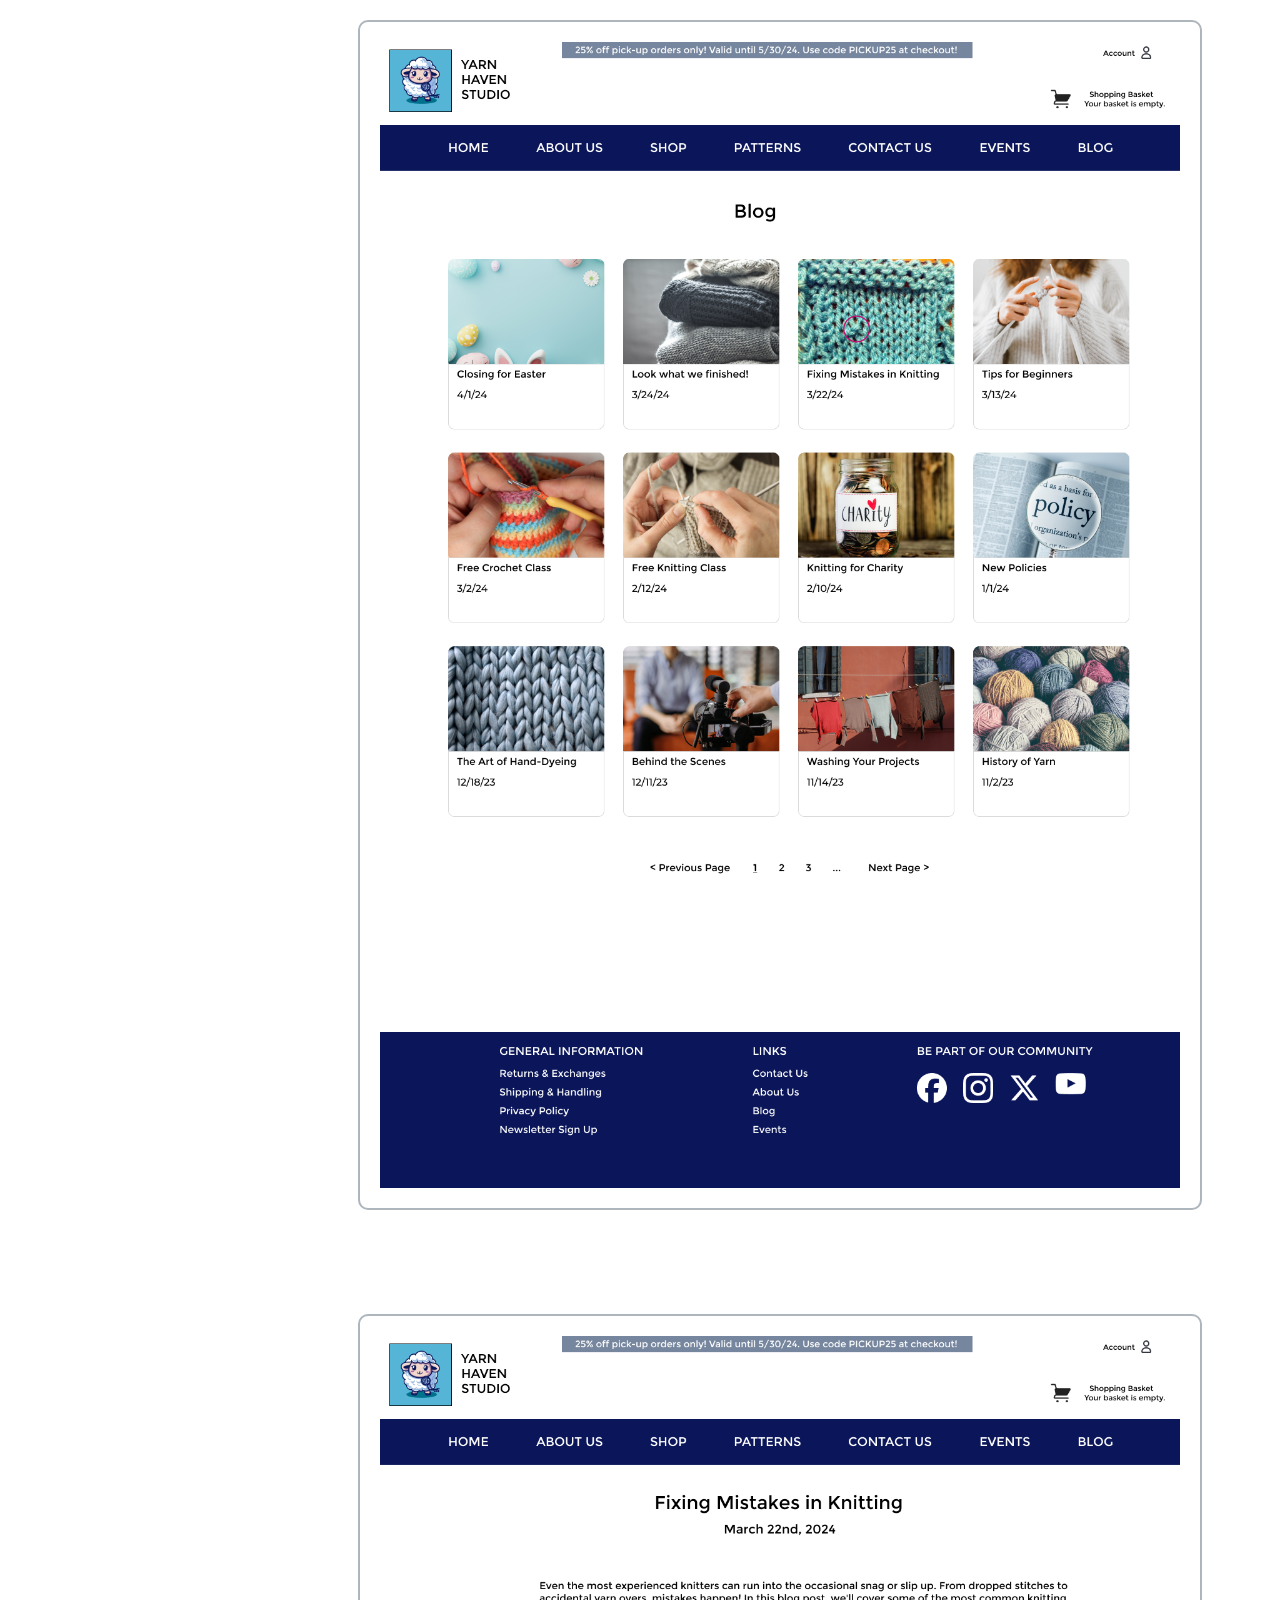
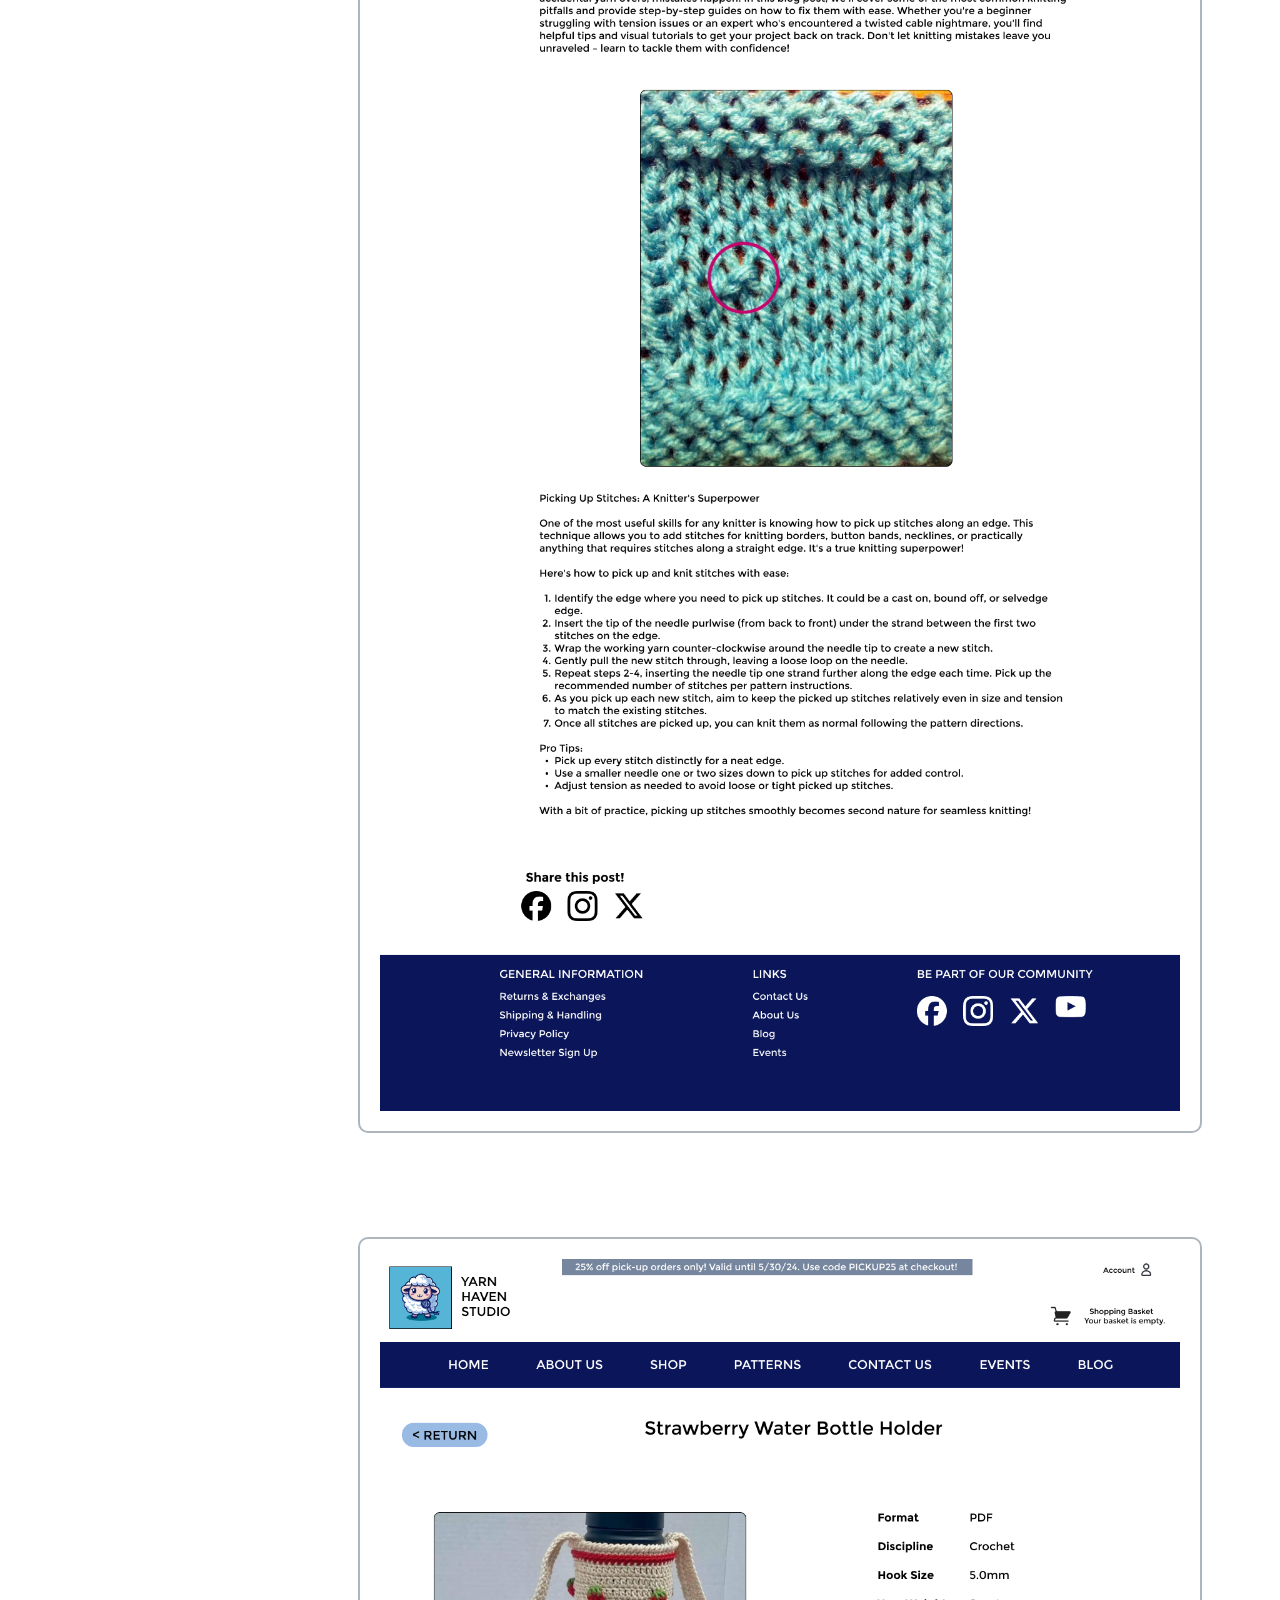
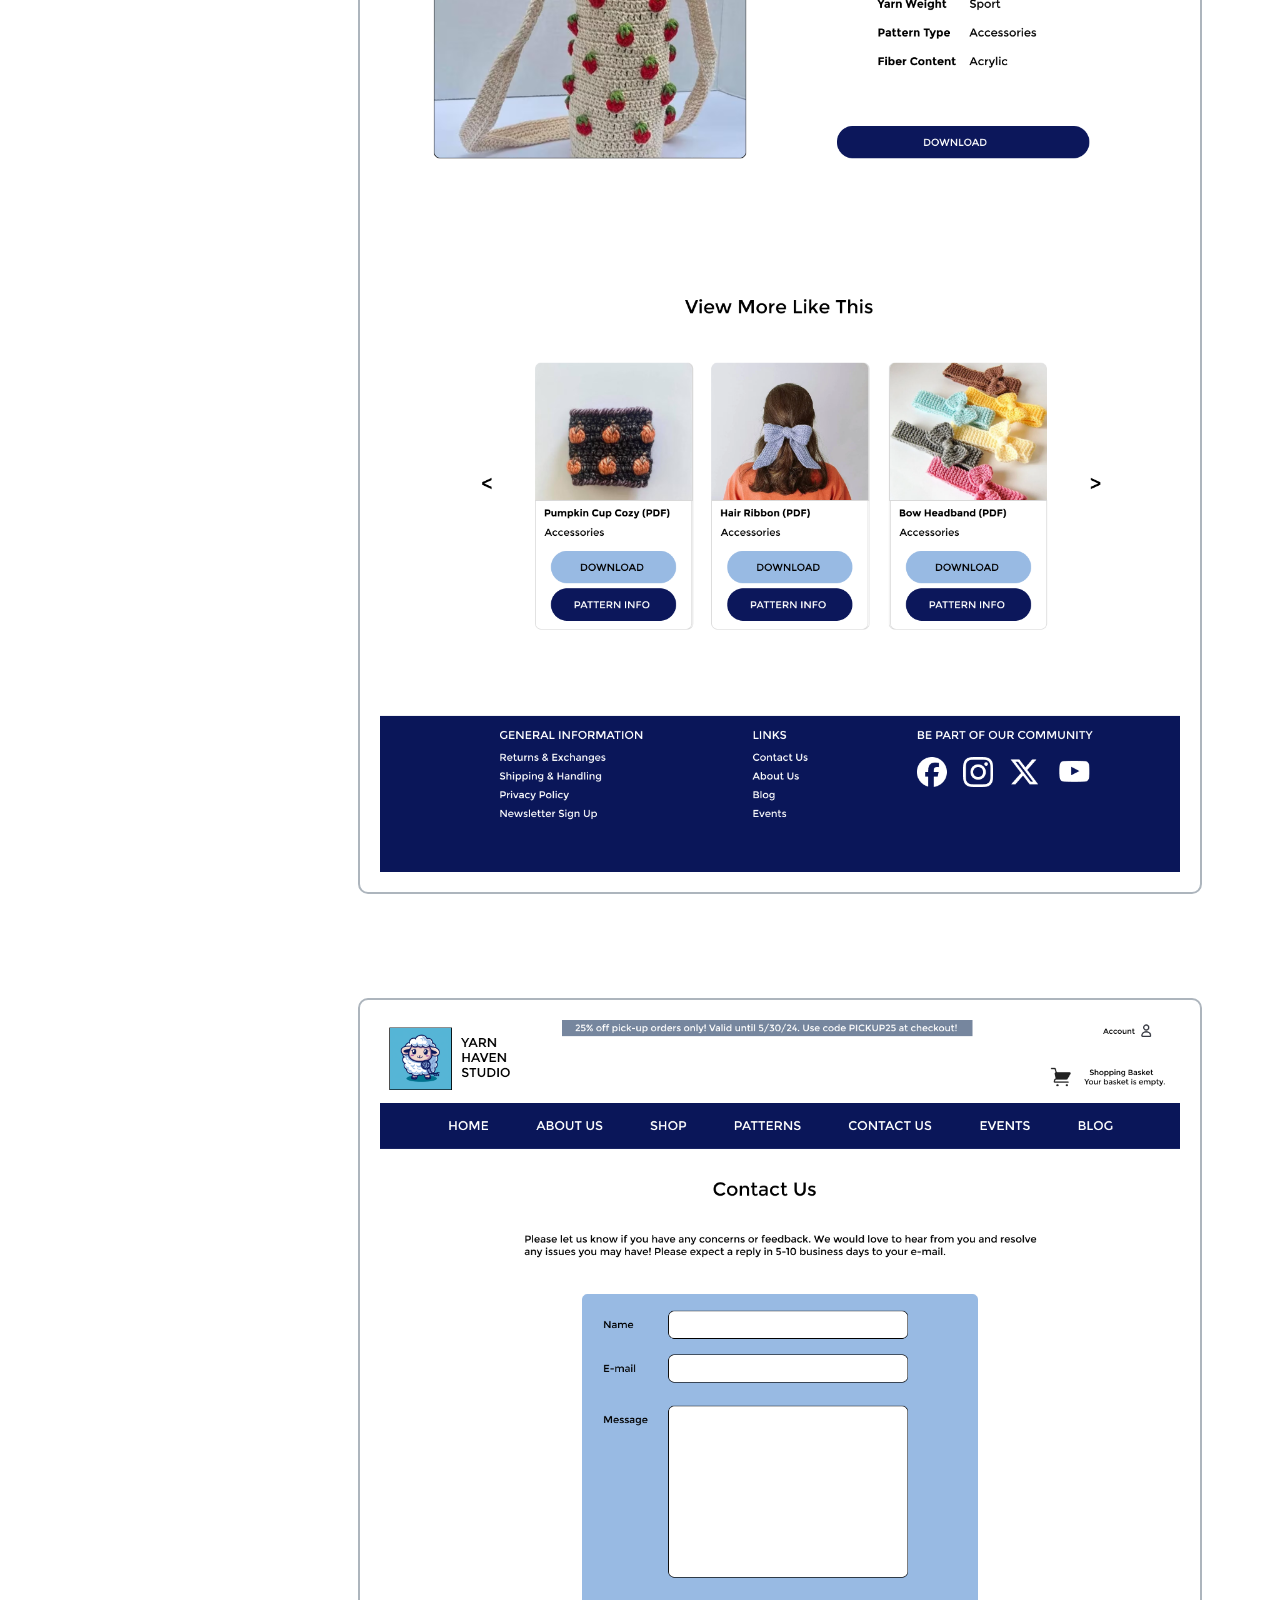
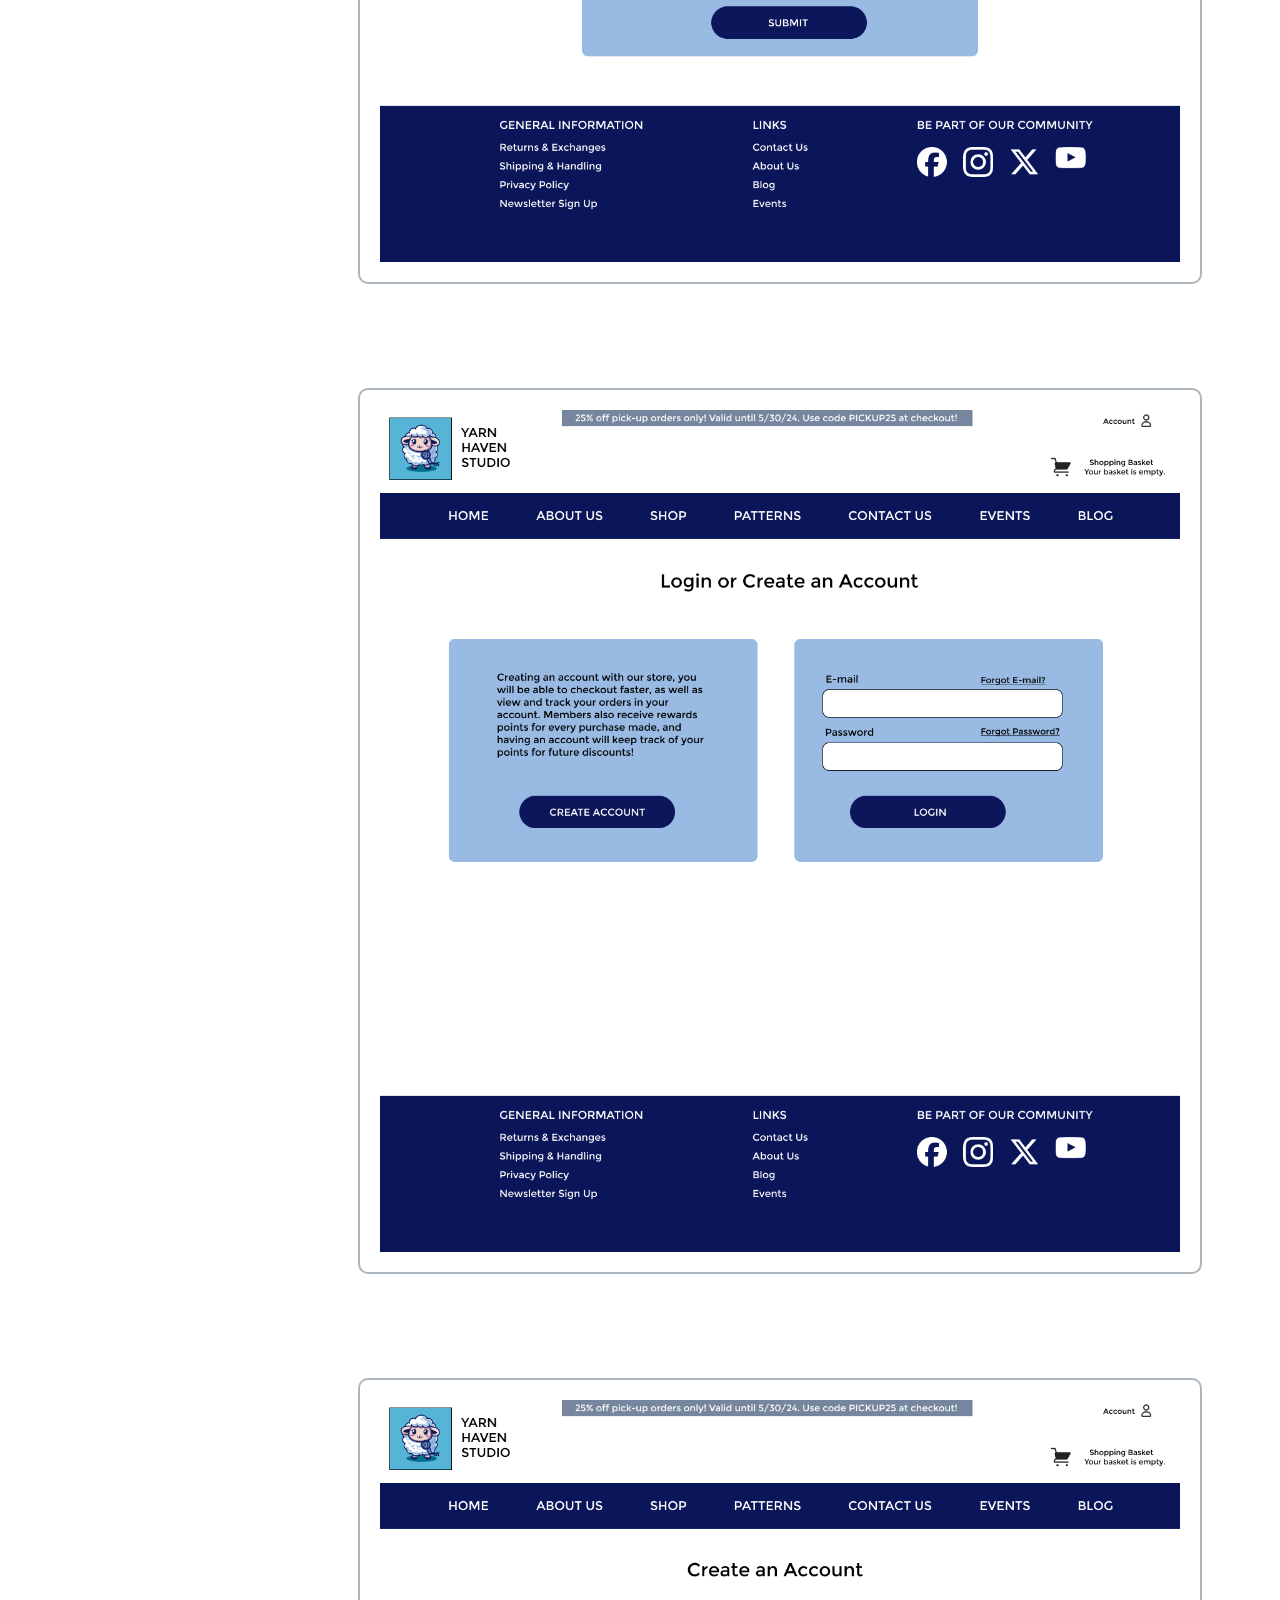
<file: yarnhaven.html>
<!DOCTYPE html>
<html lang="en">
 <head>
    <link rel="stylesheet" href="style.css">
    <title>FHS Project Page</title>
 </head>
<body class="fhs-body">
   <header>
   <nav id="desktop-nav">
      <a href="./index.html" class="logo">JG</a>
      <div>
         <ul class="nav-links">
            <li><a href="./index.html">About</a></li>
            <li><a href="./index.html">Projects</a></li>
            <li><a href="./index.html">Contact</a></li>
            </ul>
      </div>
   </nav>
   <nav id="hamburger-nav">
      <a href="./index.html" class="logo">JG</a>
      <div class="hamburger-menu">
      <div class="hamburger-icon" onclick="toggleMenu()">
         <span></span>
         <span></span>
         <span></span>
      </div>
      <div class="menu-links">
         <ul>
            <li><a href="#about" onclick="toggleMenu()">About</a></li>
            <li><a href="#projects" onclick="toggleMenu()">Projects</a></li>
            <li><a href="#contact" onclick="toggleMenu()">Contact</a></li>
         </ul>
      </div>
   </div>
   </nav>
</header>
<h1 class="title">Yarn Haven Studio Mockups</h1>
<body>
    <p class="project-step">This 16-page mockup design created in Figma shows various pages that would be commonly shown in a yarn store page such as home, about, products, patterns and a blog. It also shows how certain features will look on the website such as a shopping cart, rewards, and account creation.</p>
    <img src="./imgs/yarnhavenhome.png" alt="Yarn Haven Studio Homepage" class="yarn-img">
    <img src="./imgs/yarnhavenabout.png" alt="Yarn Haven Studio About Page" class="yarn-img">
    <img src="./imgs/yarnhavenproducts.png" alt="Yarn Haven Studio Products Page" class="yarn-img">
    <img src="./imgs/yarnhavenyarnpage.png" alt="Yarn Haven Studio All Yarn Page" class="yarn-img">
    <img src="./imgs/yarnhavenpatternspage.png" alt="Yarn Haven Studio All Patterns Page" class="yarn-img">
    <img src="./imgs/yarnhavenevents.png" alt="Yarn Haven Studio Events Page" class="yarn-img">
    <img src="./imgs/yarnhavensingleevent.png" alt="Yarn Haven Studio Single Event Page" class="yarn-img">
    <img src="./imgs/yarnhavenblog.png" alt="Yarn Haven Studio Blog Page" class="yarn-img">
    <img src="./imgs/yarnhavenblogpost.png" alt="Yarn Haven Studio Single Blog Post Page" class="yarn-img">
    <img src="./imgs/yarnhavensinglepattern.png" alt="Yarn Haven Studio Single Pattern Page" class="yarn-img">
    <img src="./imgs/yarnhavencontact.png" alt="Yarn Haven Studio Contact Page" class="yarn-img">
    <img src="./imgs/yarnhavencreate.png" alt="Yarn Haven Studio Login Page" class="yarn-img">
    <img src="./imgs/yarnhavencreateaccount.png" alt="Yarn Haven Studio Create Account Form Page" class="yarn-img">
    <img src="./imgs/yarnhavenaccount.png" alt="Yarn Haven Studio My Account Page" class="yarn-img">
    <img src="./imgs/yarnhavencart.png" alt="Yarn Haven Studio Cart" class="yarn-img">
    <img src="./imgs/yarnhavenrewards.png" alt="Yarn Haven Studio Rewards Page" class="yarn-img">

</body>
</html>
</file>
<file: style.css>
:root {
    --taupe: #463F3A;
    --isabelline: #F4F3EE;
    --onyx: #343A40;
    --silver: #BCB8B1;
    --french-gray: #ADB5BD;
    --black: #000;
    --white: #fff;
    --outer-space: #495057;
}

@font-face {
    font-family: 'Montserrat';
    src: url('./fonts/montserrat/Montserrat-Regular.ttf') format('truetype');
}

* {
    margin: 0;
    padding: 0;
}

html {
    scroll-behavior: smooth;
}

body {
    background-color: var(--white);
    color: var(--main-text-color);
    font-family: 'Montserrat';
}

p {
    color: var(--black);
    font-size: 20px;
}

.left {
    text-align: left;
}

.right {
    text-align: right;
}

a,
.btn {
    transition: all 300ms ease;
}

nav, .nav-links {
    display: flex;
}

nav {
    justify-content: space-around;
    align-items: center;
    height: 17vh;
}

.nav-links {
    gap: 2rem;
    list-style: none;
    font-size: 1.5rem;
}

a {
    color: var(--black);
    text-decoration: none;
    text-decoration-color: white;
}

a:hover {
    background-color: var(--white);
    color: var(--french-gray);
    text-decoration: underline;
    text-underline-offset: .8rem;
    text-decoration-color: var(--melon);
}

a:active {
    color: var(--black);
    text-decoration: none;
    font-size: 1.5rem;
}

a.logo {
    font-size: 1.5rem;
    height: 75px;
    width: 75px;
    background-color: var(--french-gray);
    text-align: center;
    line-height: 75px;
}

a.logo:hover {
    opacity: 80%;
    color: var(--black);
    text-decoration: none;
}

#hamburger-nav {
    display: none;
}

.hamburger-menu {
    position: relative;
    display: inline-block;
}

.hamburger-icon {
    display: flex;
    flex-direction: column;
    justify-content: space-between;
    height: 24px;
    width: 30px;
    cursor: pointer;
}

.hamburger-icon span {
    width: 100%;
    height: 2px;
    background-color: var(--black);
    transition: all 0.3 ease-in-out;
}

.menu-links {
    position: absolute;
    top: 100%;
    right: 0;
    background-color: white;
    width: fit-content;
    max-height: 0;
    overflow: hidden;
    transition: all 0.3 ease-in-out;
}

.menu-links a {
    display: block;
    padding: 10px;
    text-align: center;
    font-size: 1.5rem;
    color: var(--black);
    text-decoration: none;
    transition: all 0.3 ease-in-out;
}

.menu-links li {
    list-style: none;
}

.menu-links.open {
    max-height: 300px;
}

.hamburger-icon.open span:first-child {
    transform: rotate(45deg) translate(10px, 5px);
}

.hamburger-icon.open span:nth-child(2) {
    opacity: 0;
}

.hamburger-icon.open span:last-child {
    transform: rotate(-45deg) translate(10px, -5px);
}

.hamburger-icon span:first-child {
    transform: none;
}

.hamburger-icon span:first-child {
    opacity: 1;
}

.hamburger-icon span:first-child {
    transform: none;
}

section {
    padding-top: 4vh;
    margin: 0 10rem;
    box-sizing: border-box;
    min-height: fit-content;
}

.section-container {
    display: flex;
    text-align: center;
    justify-content: center;
    margin-top: 50px;
}

#profile {
    display: flex;
    justify-content: center;
    gap: 5rem;
    height: 80vh;
}

.section_pic-container {
    display: flex;
    height: 400px;
    width: 400px;
    margin: auto 0;
}

.section_text {
    align-self: center;
    text-align: center;
}

.section_text p {
    font-weight: 600;
}

.section_text_p2 {
    text-align: center;
    font-size: 1.75rem;
    margin-bottom: 2rem;
}

.section_text_p1 {
    margin-bottom: 1rem;
    font-size: 1.5rem;
}

.title {
    font-size: 3rem;
    text-align: center;
    margin-bottom: 1rem;
    margin-top: 2rem;
}

.button-container {
    display: flex;
    justify-content: center;
    gap: 1rem;
}

.button {
    font-weight: 600;
    transition: all 300ms ease;
    padding: 1rem;
    width: 8rem;
    border-radius: 2rem;
    text-transform: uppercase;
}

.button-color-1, .button-color-2 {
    border: var(--outer-space) 0.1rem solid;
}

.button-color-1:hover, .button-color-2:hover {
    cursor: pointer;
}

.button-color-1, .button-color-2:hover {
    background: var(--outer-space);
    color: var(--white);
}

.button-color-1:hover {
    background: var(--black);
    color: var(--white);
}

.button-color-2 {
    background: none;
}

.button-color-2:hover {
    border: var(--white) 0.1rem solid;
}

.button-container {
    gap: 1rem;
}

.about_text {
    display: flex;
    justify-content: center;
    width: 800px;
}

.projects-container {
    display: block;
    margin-top: 50px;
}

.single-project-container {
    margin: 20px auto;
    width:1000px;
    height: 100%;
    background-color:#fff;
    display:grid;
    grid-template-columns: repeat(2, 1fr);
    grid-row: auto auto;
    border: 1px solid black;
    border-radius: 5px;
}

    .project-description {
      background-color:#fff;
      padding:50px;
      color:#fff;
      flex-direction: column; 
    align-items: flex-start; 
    justify-content: center; 
      font-size:40px;
    }

    .project-title {
        color: #000;
        font-size: 32px;
        font-weight: 600;
        margin-bottom: 20px;
    }

    .project-img {
        padding: 20px;
        display: flex;
        justify-content: center;
        align-items: center;
      }
      
      .project-img img {
        max-width: 100%;
        max-height: 100%;
        border-radius: 10px;
      }

.about-img {
    border-radius: 500px;
}

.skills-container {
    display: flex;
    flex-wrap: wrap;
    margin-bottom: 10px; /* Add some spacing between skills and button */
    margin-top: 10px;
  }
  
  .skill {
    background-color: var(--onyx);
    color: var(--white);
    padding: 5px 10px;
    margin-right: 5px;
    margin-bottom: 5px;
    border-radius: 5px;
    font-size: 14px;
  }

  .slider-container {
    align-items: center;
    margin-top: 50px;
    margin-bottom: 50px;
    margin-left: 30%;
    width: 800px;
    border: 2px solid var(--french-gray);
    border-radius: 10px;
  }

  .slider-container .images {
    display: grid;
    grid-template-columns: repeat(7, 1fr);
    overflow-x: auto;
  }

  .slider-container .images .image-item {
    width: 50rem;
    height: 100%;
    object-fit: cover;
    padding-right: 3.125rem;
  }

  .project-step {
    display: flex;
    justify-content: center;
    align-items: center;
    margin: auto;
    margin-top: 3.125rem;
    margin-bottom: 3.125rem;
    width: 50rem;
  }

  .project-step-title {
    display: flex;
    justify-content: center;
    align-items: center;
    margin: auto;
    margin-top: 6.25rem;
    width: 50rem;
  }

  .yarn-img {
    margin: auto;
    margin-top: 50px;
    margin-bottom: 50px;
    margin-left: 28%;
    width: 50rem;
    height: 100%;
    padding: 1.25rem;
    border: 2px solid var(--french-gray);
    border-radius: 10px;
  }

  .contact-text {
    width: 50rem;
    margin-bottom: 3.125rem;
  }

  .contact-links {
    margin-bottom: 6.25rem;
  }
</file>
<file: mediaqueries.css>
@media screen and (max-width: 1200px) {
    #desktop-nav {
        display: none;
    }
    #hamburger-nav {
        display: flex;
    }
    .single-project-container {
        margin: 20px auto;
        width:1000px;
        height: 100%;
        background-color:#fff;
        display:grid;
        grid-template-columns: repeat(1, 1fr);
        grid-row: auto auto;
        grid-column-gap: 20px;
        grid-row-gap: 20px;
        border: 1px solid black;
        border-radius: 10px;
    }

    #profile {
        display: block;
    }

    #about {
        display: block;
    }
}
</file>
